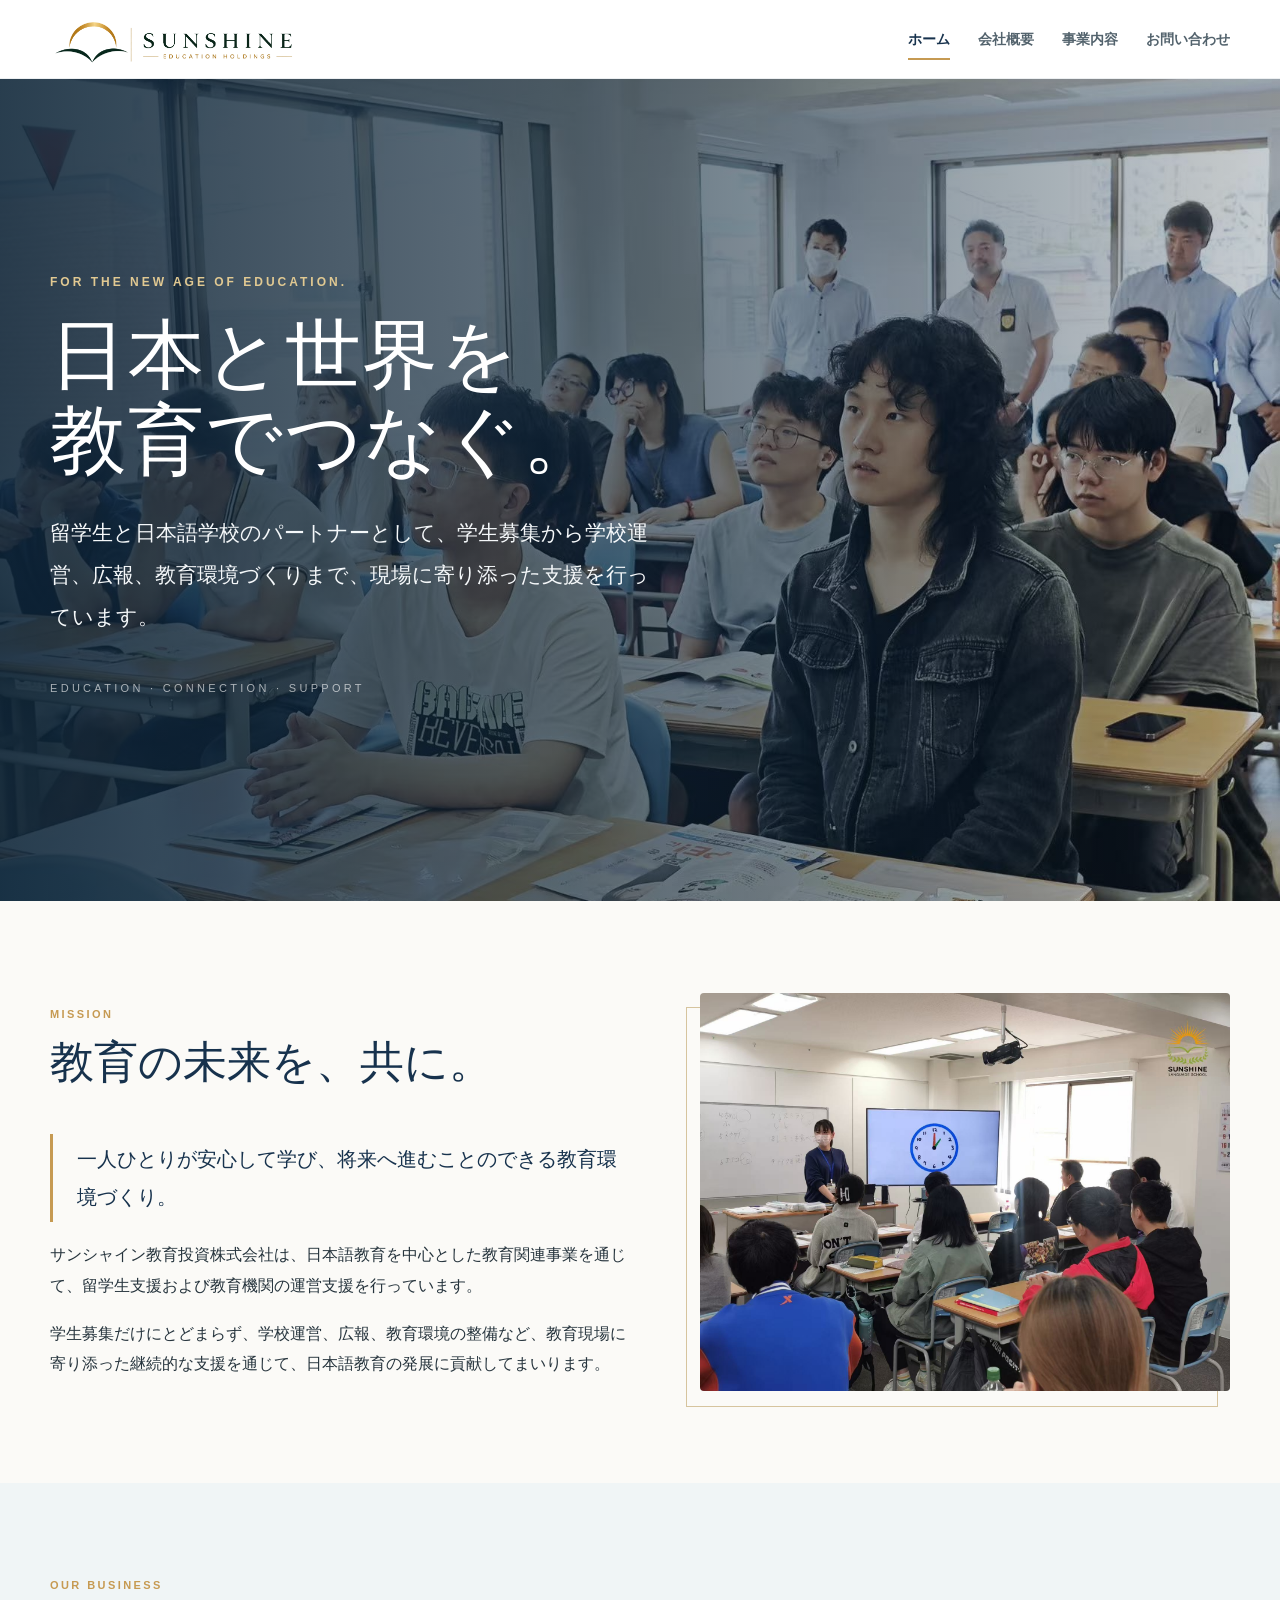
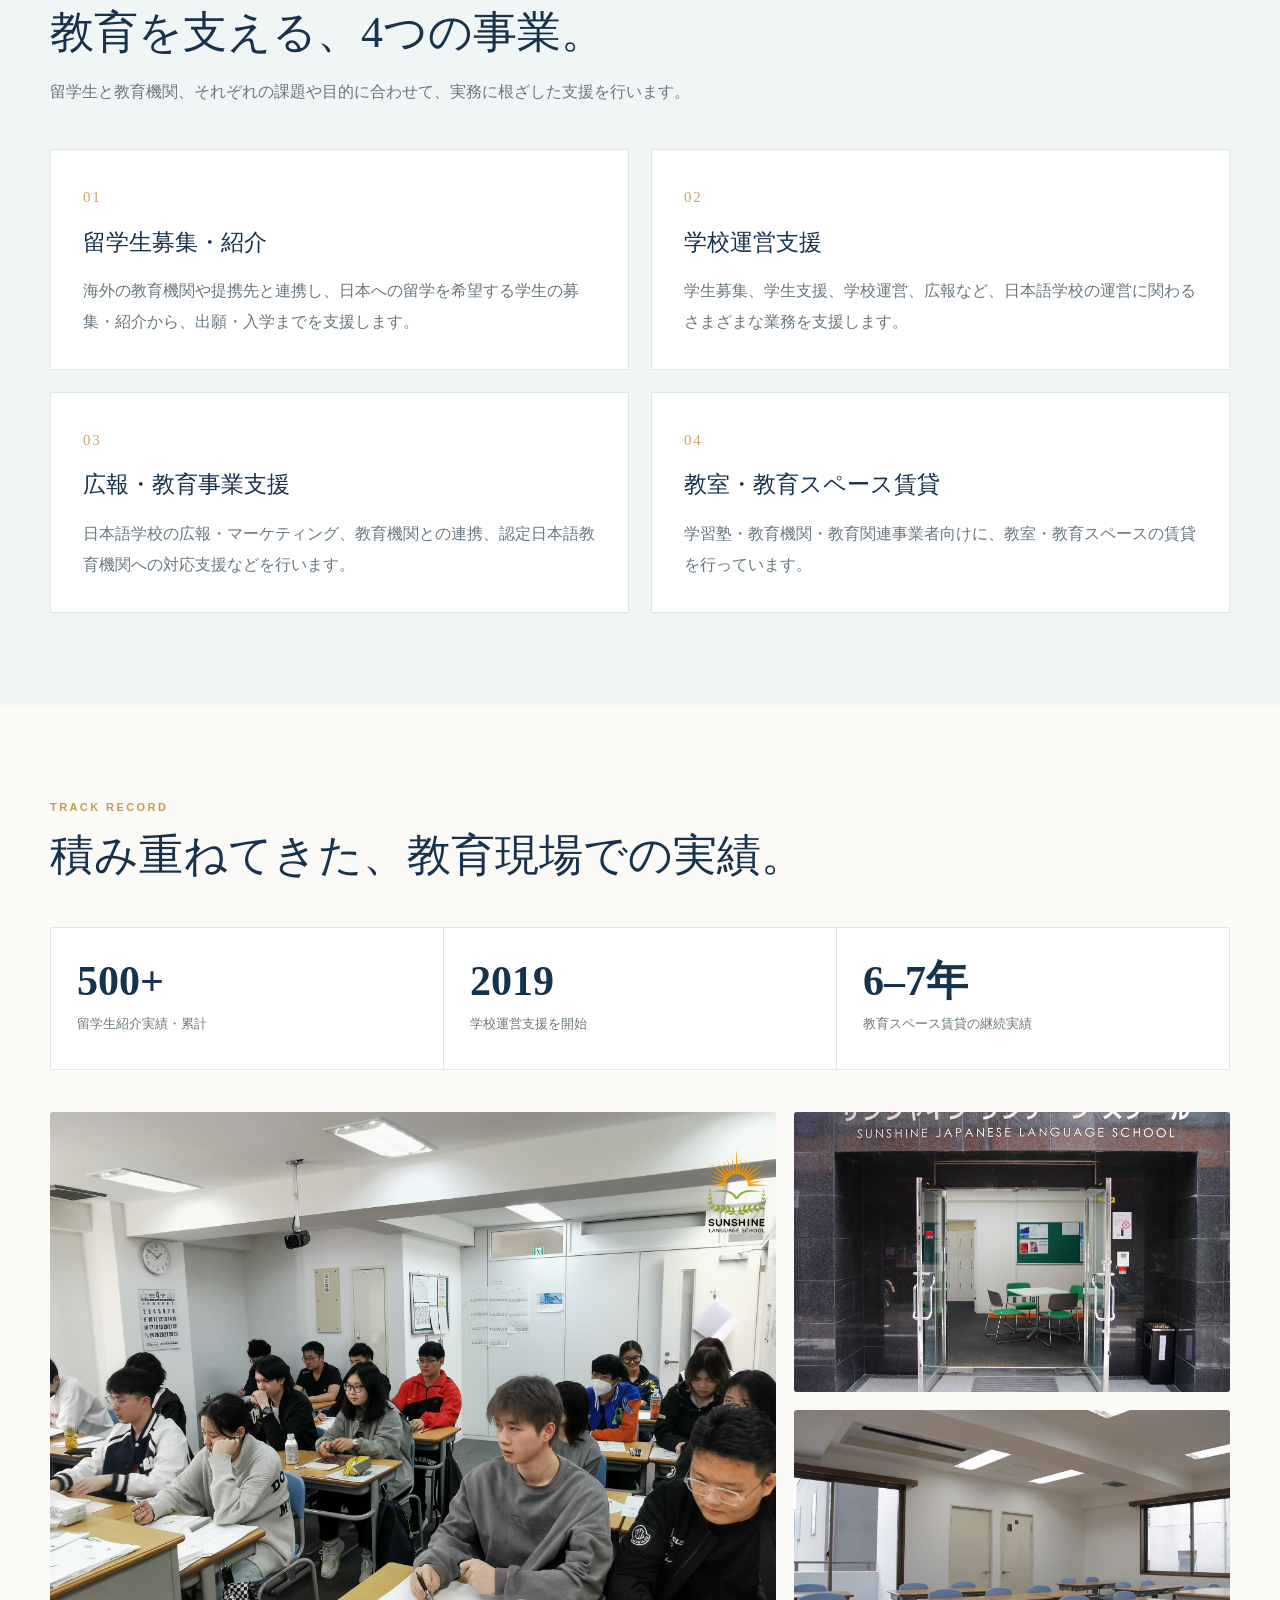
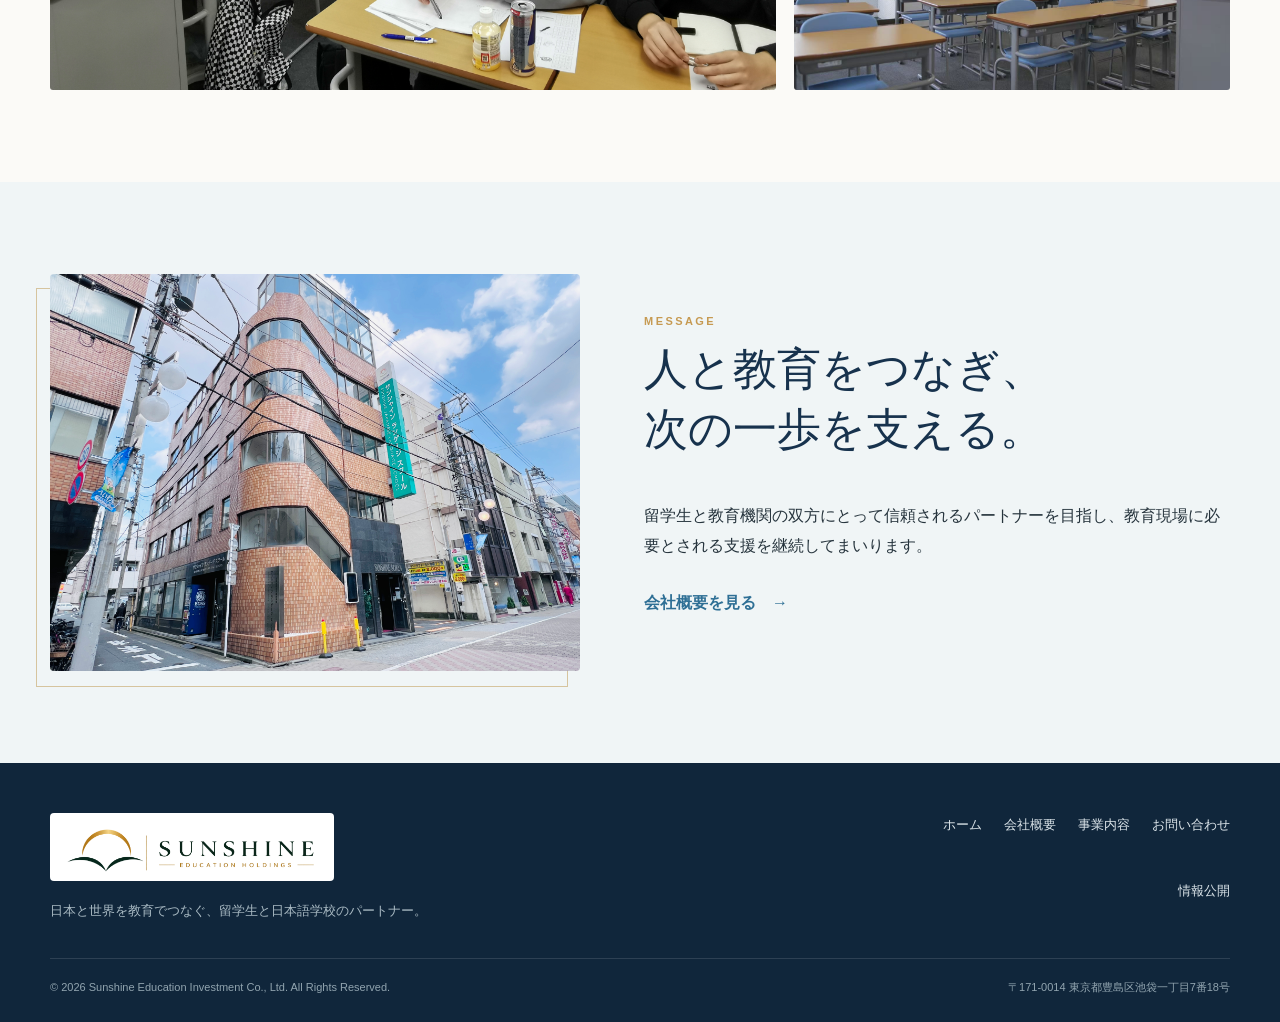
<file: index.html>
<!doctype html>
<html lang="ja"><head>
<meta charset="utf-8">
<meta name="viewport" content="width=device-width, initial-scale=1">
<meta name="description" content="日本と世界を教育でつなぐ、留学生と日本語学校のパートナー。">
<title>ホーム｜サンシャイン教育投資株式会社</title>
<link rel="stylesheet" href="assets/style.css">
<script defer src="assets/site.js"></script>
</head><body><header class="site-header"><div class="container navbar">
<a class="brand" href="index.html"><img class="brand-logo" src="assets/img/sunshine-logo.png" alt="サンシャイン教育投資株式会社"></a>
<button class="menu-btn" type="button" aria-label="メニュー" aria-expanded="false">☰</button>
<nav class="nav"><a class="active" href="index.html">ホーム</a><a class="" href="about.html">会社概要</a><a class="" href="service.html">事業内容</a><a class="" href="contact.html">お問い合わせ</a></nav>
</div></header><main>
<section class="hero"><div class="hero-image" style="background-image:url('assets/img/classroom-students.jpg')"></div><div class="hero-content fade">
<p class="eyebrow">FOR THE NEW AGE OF EDUCATION.</p>
<h1>日本と世界を<br>教育でつなぐ。</h1>
<p class="hero-lead">留学生と日本語学校のパートナーとして、学生募集から学校運営、広報、教育環境づくりまで、現場に寄り添った支援を行っています。</p>
<p class="hero-en">EDUCATION · CONNECTION · SUPPORT</p>
</div></section>

<section class="section"><div class="container split">
<div class="prose"><div class="section-head"><div class="section-kicker">MISSION</div><h2 class="section-title">教育の未来を、共に。</h2></div>
<p class="highlight">一人ひとりが安心して学び、将来へ進むことのできる教育環境づくり。</p>
<p>サンシャイン教育投資株式会社は、日本語教育を中心とした教育関連事業を通じて、留学生支援および教育機関の運営支援を行っています。</p>
<p>学生募集だけにとどまらず、学校運営、広報、教育環境の整備など、教育現場に寄り添った継続的な支援を通じて、日本語教育の発展に貢献してまいります。</p>
</div>
<div class="image-frame"><img src="assets/img/teacher-support.jpg" alt="教育現場で学生を支援する様子"></div>
</div></section>

<section class="section alt"><div class="container"><div class="section-head"><div class="section-kicker">OUR BUSINESS</div><h2 class="section-title">教育を支える、4つの事業。</h2><p class="section-desc">留学生と教育機関、それぞれの課題や目的に合わせて、実務に根ざした支援を行います。</p></div>
<div class="service-grid">
<article class="service-card"><span class="service-no">01</span><h3>留学生募集・紹介</h3><p>海外の教育機関や提携先と連携し、日本への留学を希望する学生の募集・紹介から、出願・入学までを支援します。</p></article>
<article class="service-card"><span class="service-no">02</span><h3>学校運営支援</h3><p>学生募集、学生支援、学校運営、広報など、日本語学校の運営に関わるさまざまな業務を支援します。</p></article>
<article class="service-card"><span class="service-no">03</span><h3>広報・教育事業支援</h3><p>日本語学校の広報・マーケティング、教育機関との連携、認定日本語教育機関への対応支援などを行います。</p></article>
<article class="service-card"><span class="service-no">04</span><h3>教室・教育スペース賃貸</h3><p>学習塾・教育機関・教育関連事業者向けに、教室・教育スペースの賃貸を行っています。</p></article>
</div></div></section>

<section class="section"><div class="container"><div class="section-head"><div class="section-kicker">TRACK RECORD</div><h2 class="section-title">積み重ねてきた、教育現場での実績。</h2></div>
<div class="stat-grid"><div class="stat"><strong>500+</strong><span>留学生紹介実績・累計</span></div><div class="stat"><strong>2019</strong><span>学校運営支援を開始</span></div><div class="stat"><strong>6–7年</strong><span>教育スペース賃貸の継続実績</span></div></div>
<div style="height:42px"></div>
<div class="gallery"><img src="assets/img/classroom-study.jpg" alt="日本語学校の授業風景"><img src="assets/img/school-entrance.jpg" alt="サンシャインランゲージスクール入口"><img src="assets/img/empty-classroom.jpg" alt="教育スペース"></div>
</div></section>

<section class="section alt"><div class="container split reverse"><div class="image-frame"><img src="assets/img/school-building.jpg" alt="教育施設の外観"></div><div><div class="section-head"><div class="section-kicker">MESSAGE</div><h2 class="section-title">人と教育をつなぎ、<br>次の一歩を支える。</h2></div><p>留学生と教育機関の双方にとって信頼されるパートナーを目指し、教育現場に必要とされる支援を継続してまいります。</p><p style="margin-top:26px"><a href="about.html" style="color:var(--blue);font-weight:700;text-decoration:none">会社概要を見る　→</a></p></div></div></section>
</main><footer class="footer"><div class="container">
<div class="footer-grid"><div><div class="footer-brand"><img class="footer-logo" src="assets/img/sunshine-logo.png" alt="サンシャイン教育投資株式会社"></div><p style="color:#a9bac3;font-size:13px;margin:14px 0 0;max-width:520px">日本と世界を教育でつなぐ、留学生と日本語学校のパートナー。</p></div>
<nav class="footer-nav"><a href="index.html">ホーム</a><a href="about.html">会社概要</a><a href="service.html">事業内容</a><a href="contact.html">お問い合わせ</a><a href="information.html">情報公開</a></nav></div>
<div class="footer-bottom"><span>© 2026 Sunshine Education Investment Co., Ltd. All Rights Reserved.</span><span>〒171-0014 東京都豊島区池袋一丁目7番18号</span></div>
</div></footer></body></html>
</file>
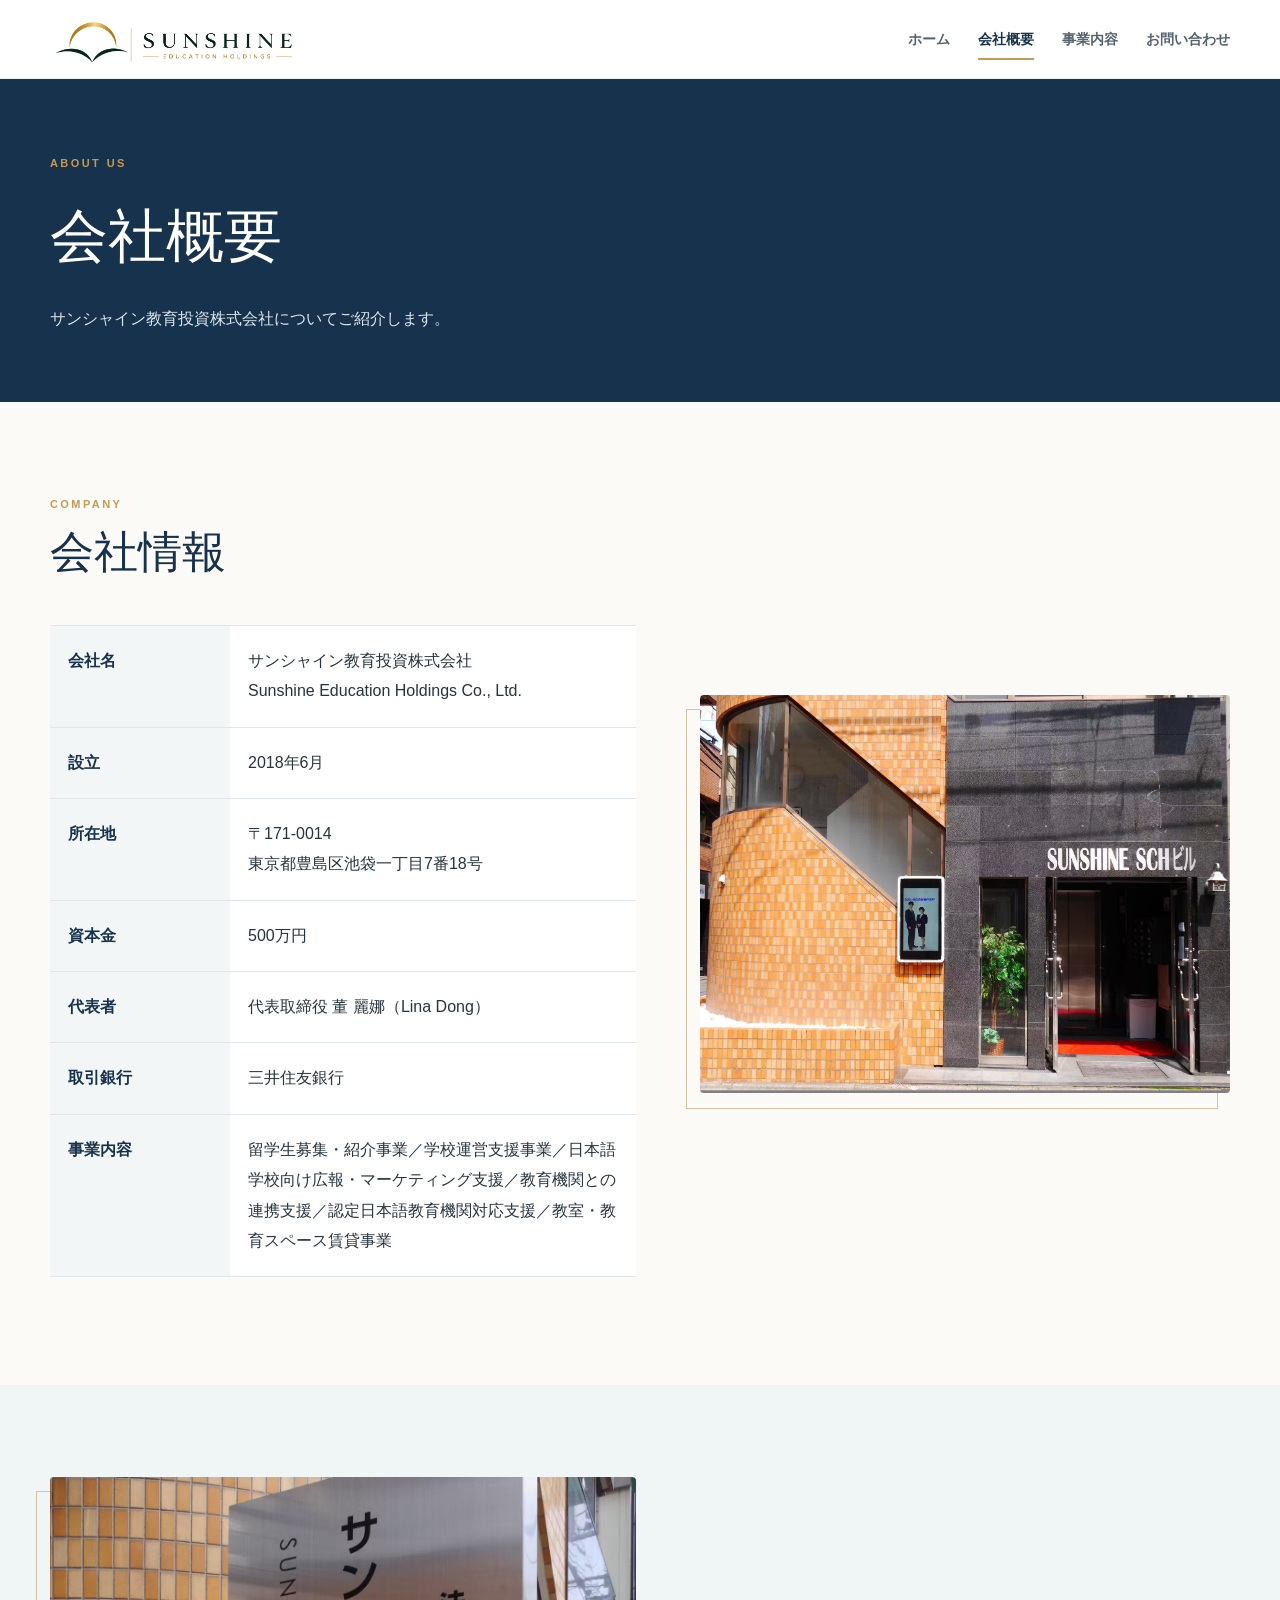
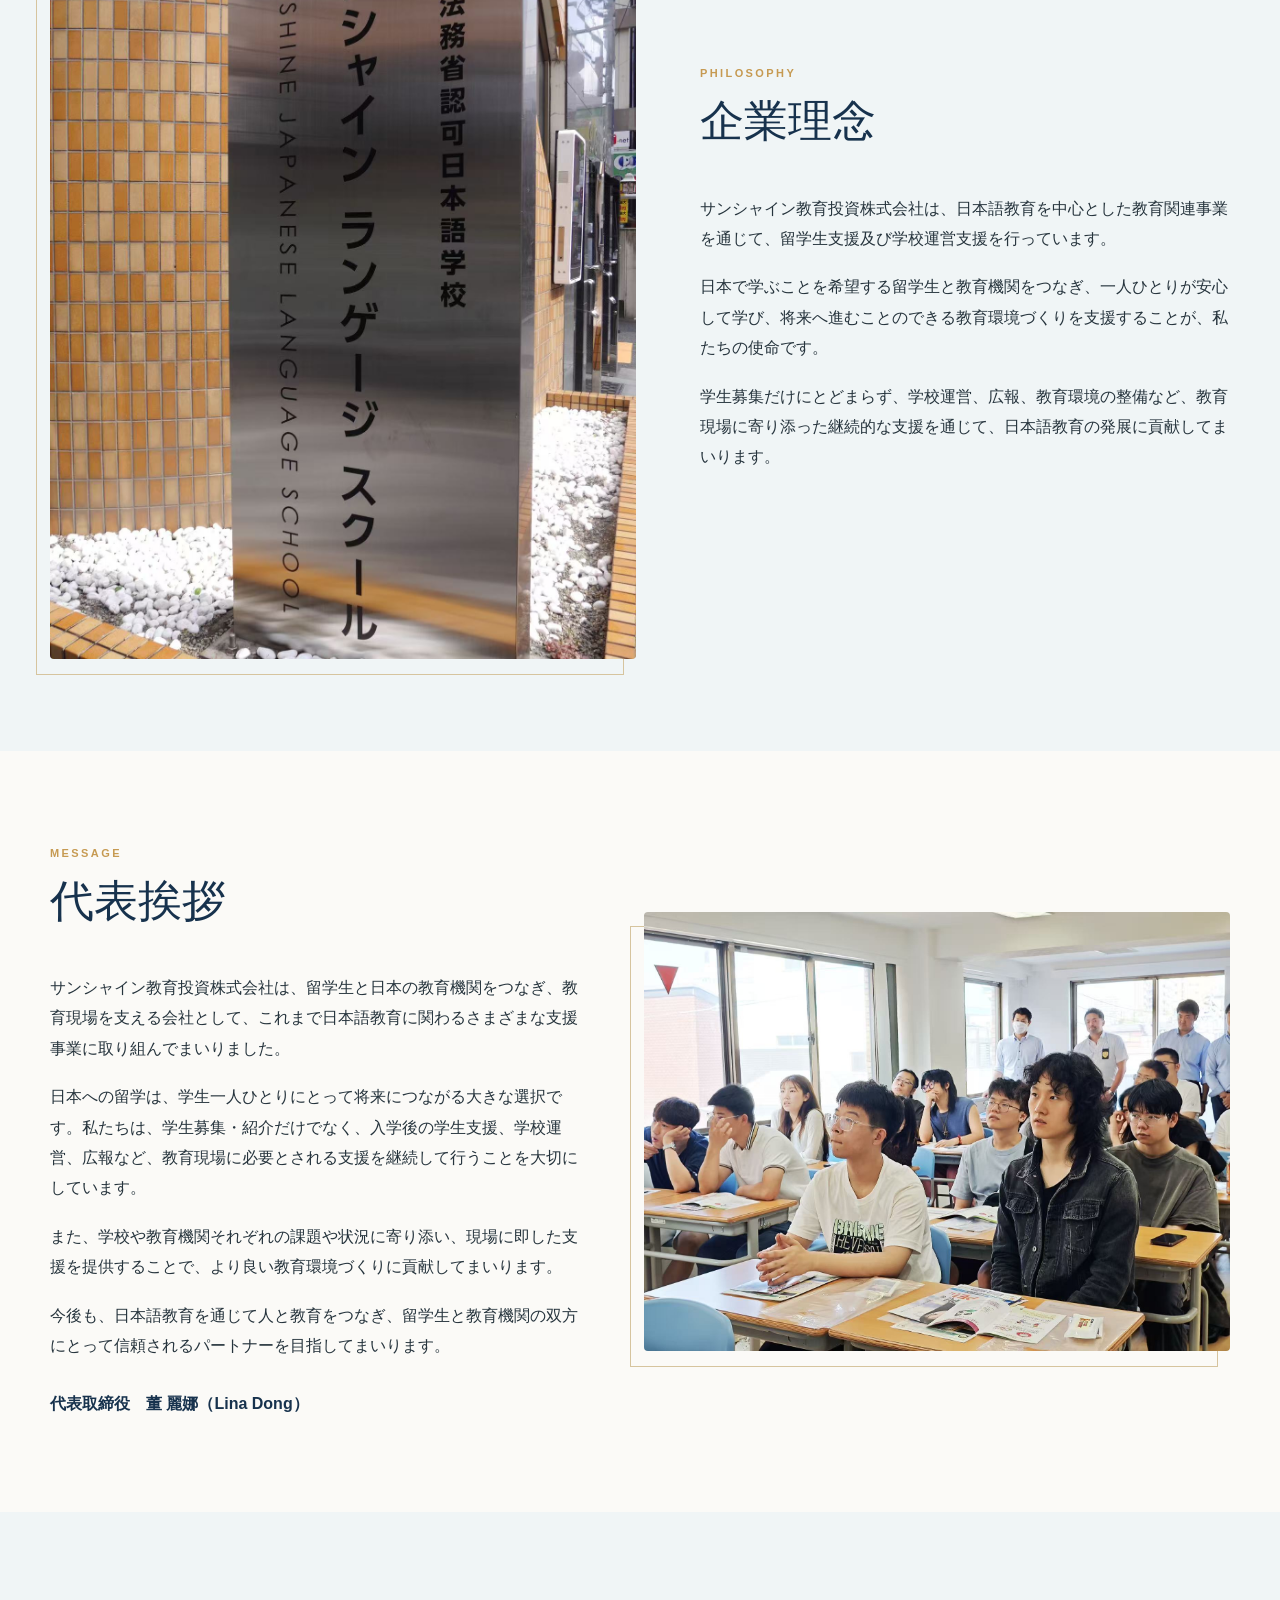
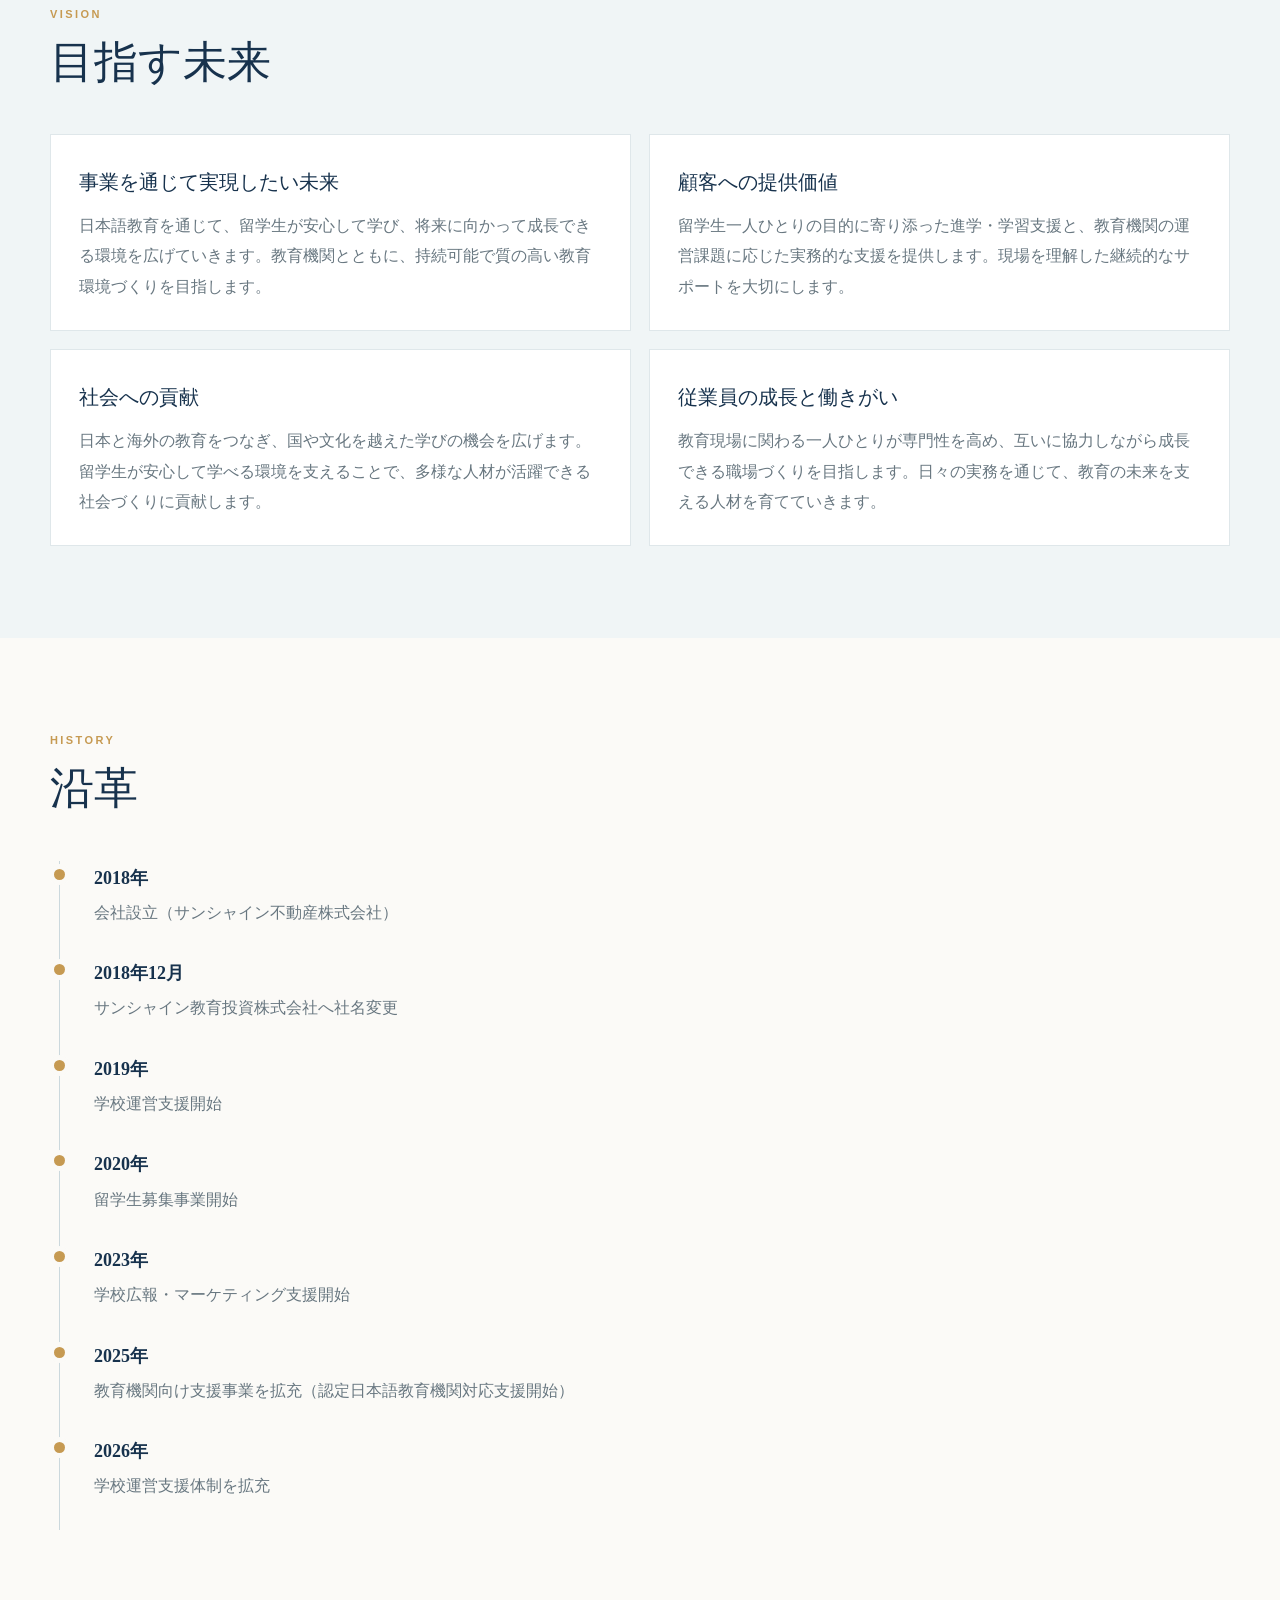
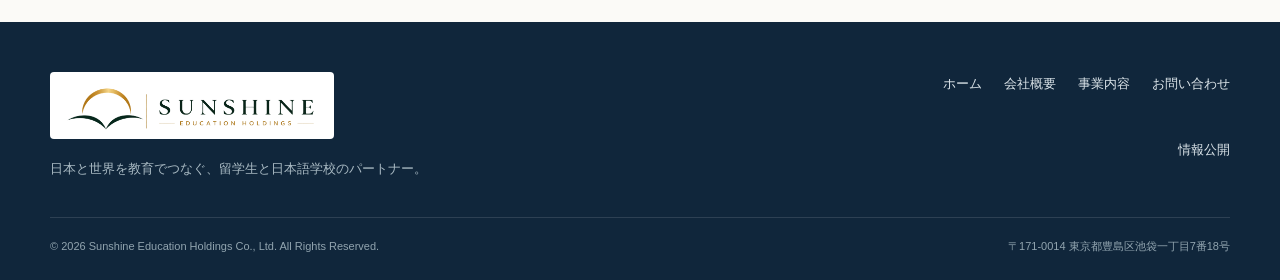
<file: about.html>
<!doctype html>
<html lang="ja"><head>
<meta charset="utf-8">
<meta name="viewport" content="width=device-width, initial-scale=1">
<meta name="description" content="サンシャイン教育投資株式会社の会社情報、企業理念、代表挨拶、ビジョン。">
<title>会社概要｜サンシャイン教育投資株式会社</title>
<link rel="stylesheet" href="assets/style.css">
<script defer src="assets/site.js"></script>
</head><body><header class="site-header"><div class="container navbar">
<a class="brand" href="index.html"><img class="brand-logo" src="assets/img/sunshine-logo.png" alt="サンシャイン教育投資株式会社"></a>
<button class="menu-btn" type="button" aria-label="メニュー" aria-expanded="false">☰</button>
<nav class="nav"><a class="" href="index.html">ホーム</a><a class="active" href="about.html">会社概要</a><a class="" href="service.html">事業内容</a><a class="" href="contact.html">お問い合わせ</a></nav>
</div></header><main>
<section class="page-hero"><div class="container"><div class="section-kicker">ABOUT US</div><h1>会社概要</h1><p>サンシャイン教育投資株式会社についてご紹介します。</p></div></section>
<section class="section"><div class="container split">
<div><div class="section-head"><div class="section-kicker">COMPANY</div><h2 class="section-title">会社情報</h2></div>
<dl class="company-table">
<div class="company-row"><dt>会社名</dt><dd>サンシャイン教育投資株式会社<br>Sunshine Education Holdings Co., Ltd.</dd></div>
<div class="company-row"><dt>設立</dt><dd>2018年6月</dd></div>
<div class="company-row"><dt>所在地</dt><dd>〒171-0014<br>東京都豊島区池袋一丁目7番18号</dd></div>
<div class="company-row"><dt>資本金</dt><dd>500万円</dd></div>
<div class="company-row"><dt>代表者</dt><dd>代表取締役 董 麗娜（Lina Dong）</dd></div>
<div class="company-row"><dt>取引銀行</dt><dd>三井住友銀行</dd></div>
<div class="company-row"><dt>事業内容</dt><dd>留学生募集・紹介事業／学校運営支援事業／日本語学校向け広報・マーケティング支援／教育機関との連携支援／認定日本語教育機関対応支援／教室・教育スペース賃貸事業</dd></div>
</dl></div>
<div class="image-frame"><img src="assets/img/school-front.jpg" alt="サンシャインランゲージスクール外観"></div>
</div></section>

<section class="section alt"><div class="container split"><div class="image-frame"><img src="assets/img/school-sign.jpg" alt="サンシャインランゲージスクールのサイン"></div><div class="prose"><div class="section-head"><div class="section-kicker">PHILOSOPHY</div><h2 class="section-title">企業理念</h2></div>
<p>サンシャイン教育投資株式会社は、日本語教育を中心とした教育関連事業を通じて、留学生支援及び学校運営支援を行っています。</p>
<p>日本で学ぶことを希望する留学生と教育機関をつなぎ、一人ひとりが安心して学び、将来へ進むことのできる教育環境づくりを支援することが、私たちの使命です。</p>
<p>学生募集だけにとどまらず、学校運営、広報、教育環境の整備など、教育現場に寄り添った継続的な支援を通じて、日本語教育の発展に貢献してまいります。</p>
</div></div></section>

<section class="section"><div class="container split reverse"><div class="prose"><div class="section-head"><div class="section-kicker">MESSAGE</div><h2 class="section-title">代表挨拶</h2></div>
<p>サンシャイン教育投資株式会社は、留学生と日本の教育機関をつなぎ、教育現場を支える会社として、これまで日本語教育に関わるさまざまな支援事業に取り組んでまいりました。</p>
<p>日本への留学は、学生一人ひとりにとって将来につながる大きな選択です。私たちは、学生募集・紹介だけでなく、入学後の学生支援、学校運営、広報など、教育現場に必要とされる支援を継続して行うことを大切にしています。</p>
<p>また、学校や教育機関それぞれの課題や状況に寄り添い、現場に即した支援を提供することで、より良い教育環境づくりに貢献してまいります。</p>
<p>今後も、日本語教育を通じて人と教育をつなぎ、留学生と教育機関の双方にとって信頼されるパートナーを目指してまいります。</p>
<p style="font-weight:700;color:var(--navy);margin-top:28px">代表取締役　董 麗娜（Lina Dong）</p></div>
<div class="image-frame"><img src="assets/img/classroom-students.jpg" alt="日本語学校の授業風景"></div></div></section>

<section class="section alt"><div class="container"><div class="section-head"><div class="section-kicker">VISION</div><h2 class="section-title">目指す未来</h2></div>
<div class="vision-grid">
<div class="vision-card"><h3>事業を通じて実現したい未来</h3><p>日本語教育を通じて、留学生が安心して学び、将来に向かって成長できる環境を広げていきます。教育機関とともに、持続可能で質の高い教育環境づくりを目指します。</p></div>
<div class="vision-card"><h3>顧客への提供価値</h3><p>留学生一人ひとりの目的に寄り添った進学・学習支援と、教育機関の運営課題に応じた実務的な支援を提供します。現場を理解した継続的なサポートを大切にします。</p></div>
<div class="vision-card"><h3>社会への貢献</h3><p>日本と海外の教育をつなぎ、国や文化を越えた学びの機会を広げます。留学生が安心して学べる環境を支えることで、多様な人材が活躍できる社会づくりに貢献します。</p></div>
<div class="vision-card"><h3>従業員の成長と働きがい</h3><p>教育現場に関わる一人ひとりが専門性を高め、互いに協力しながら成長できる職場づくりを目指します。日々の実務を通じて、教育の未来を支える人材を育てていきます。</p></div>
</div></div></section>

<section class="section"><div class="container"><div class="section-head"><div class="section-kicker">HISTORY</div><h2 class="section-title">沿革</h2></div>
<div class="timeline">
<div class="timeline-item"><div class="timeline-year">2018年</div><div class="timeline-text">会社設立（サンシャイン不動産株式会社）</div></div>
<div class="timeline-item"><div class="timeline-year">2018年12月</div><div class="timeline-text">サンシャイン教育投資株式会社へ社名変更</div></div>
<div class="timeline-item"><div class="timeline-year">2019年</div><div class="timeline-text">学校運営支援開始</div></div>
<div class="timeline-item"><div class="timeline-year">2020年</div><div class="timeline-text">留学生募集事業開始</div></div>
<div class="timeline-item"><div class="timeline-year">2023年</div><div class="timeline-text">学校広報・マーケティング支援開始</div></div>
<div class="timeline-item"><div class="timeline-year">2025年</div><div class="timeline-text">教育機関向け支援事業を拡充（認定日本語教育機関対応支援開始）</div></div>
<div class="timeline-item"><div class="timeline-year">2026年</div><div class="timeline-text">学校運営支援体制を拡充</div></div>
</div></div></section>
</main><footer class="footer"><div class="container">
<div class="footer-grid"><div><div class="footer-brand"><img class="footer-logo" src="assets/img/sunshine-logo.png" alt="サンシャイン教育投資株式会社"></div><p style="color:#a9bac3;font-size:13px;margin:14px 0 0;max-width:520px">日本と世界を教育でつなぐ、留学生と日本語学校のパートナー。</p></div>
<nav class="footer-nav"><a href="index.html">ホーム</a><a href="about.html">会社概要</a><a href="service.html">事業内容</a><a href="contact.html">お問い合わせ</a><a href="information.html">情報公開</a></nav></div>
<div class="footer-bottom"><span>© 2026 Sunshine Education Holdings Co., Ltd. All Rights Reserved.</span><span>〒171-0014 東京都豊島区池袋一丁目7番18号</span></div>
</div></footer></body></html>
</file>
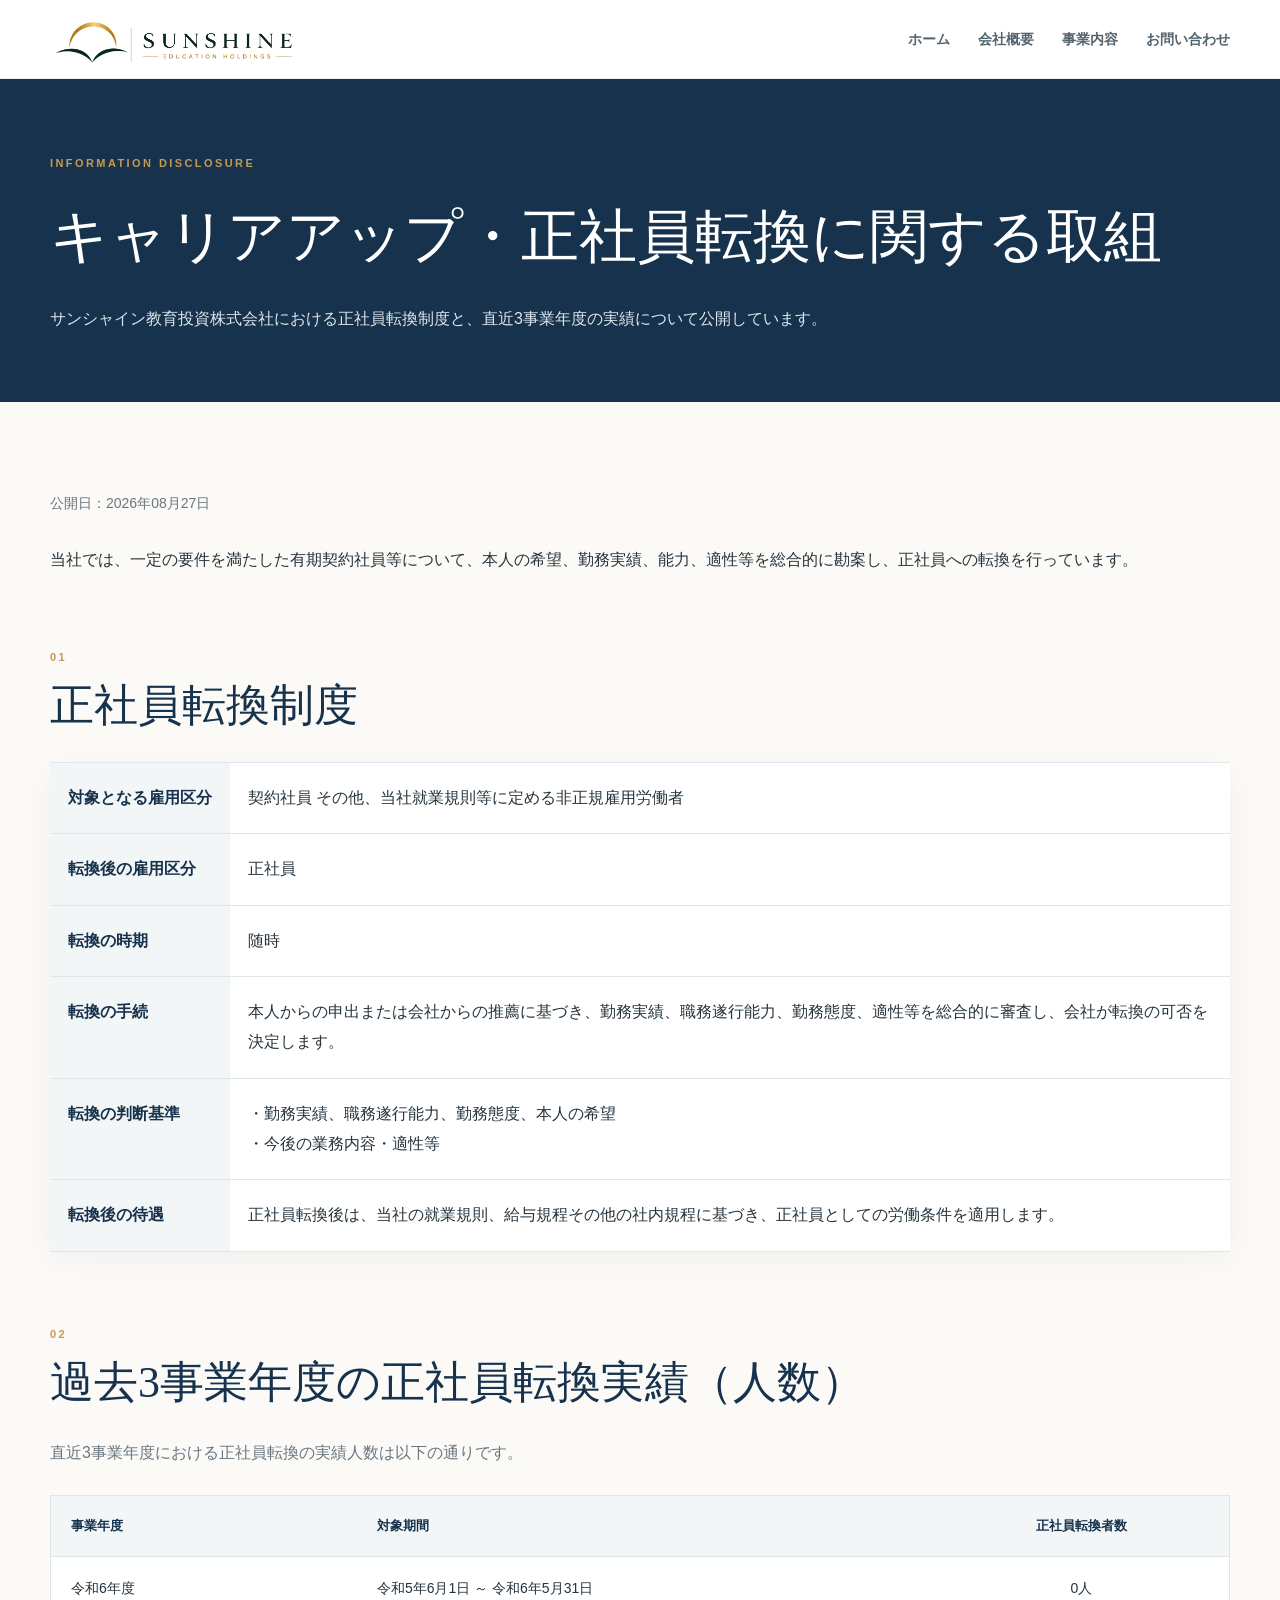
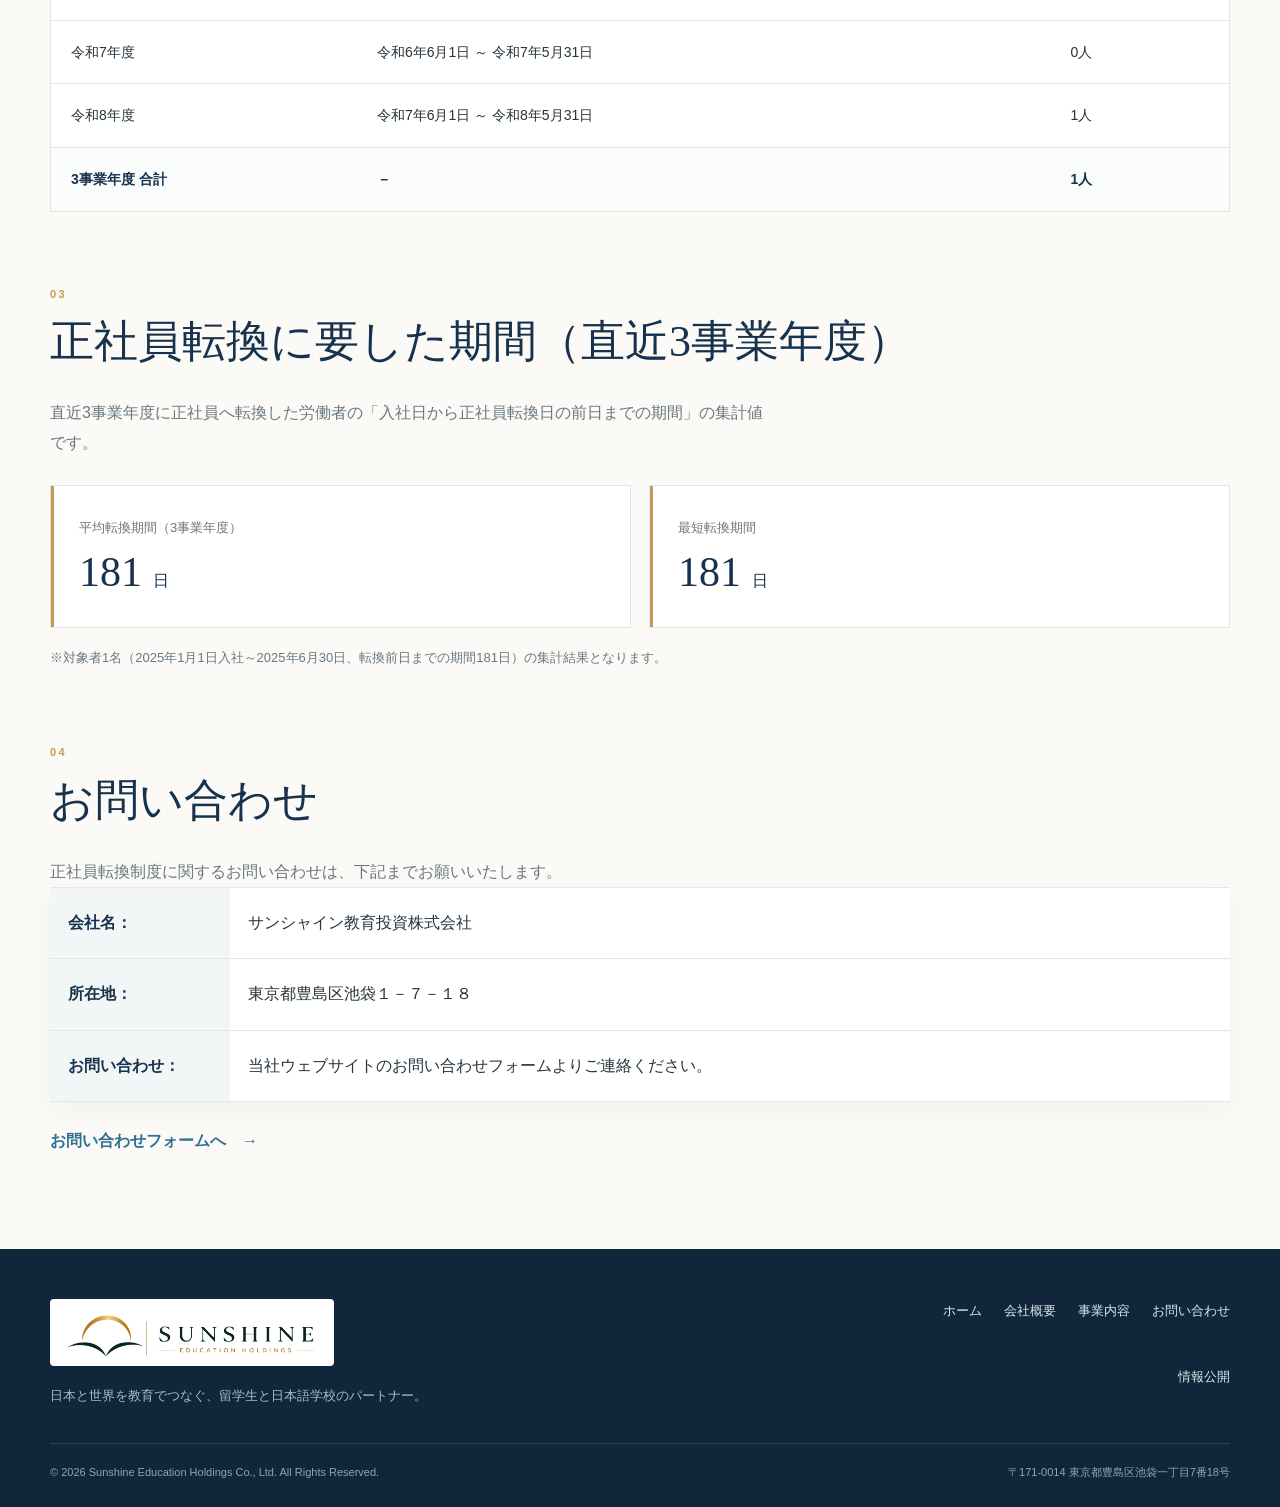
<file: career-up.html>
<!doctype html>
<html lang="ja">
<head>
<meta charset="utf-8">
<meta name="viewport" content="width=device-width, initial-scale=1">
<meta name="description" content="サンシャイン教育投資株式会社のキャリアアップ・正社員転換に関する取組。">
<title>キャリアアップ・正社員転換に関する取組｜サンシャイン教育投資株式会社</title>
<link rel="stylesheet" href="assets/style.css">
<script defer src="assets/site.js"></script>
</head>
<body>
<header class="site-header">
  <div class="container navbar">
    <a class="brand" href="index.html"><img class="brand-logo" src="assets/img/sunshine-logo.png" alt="サンシャイン教育投資株式会社"></a>
    <button class="menu-btn" type="button" aria-label="メニュー" aria-expanded="false">☰</button>
    <nav class="nav">
      <a href="index.html">ホーム</a><a href="about.html">会社概要</a><a href="service.html">事業内容</a><a href="contact.html">お問い合わせ</a>
    </nav>
  </div>
</header>
<main>
<section class="page-hero">
  <div class="container">
    <div class="section-kicker">INFORMATION DISCLOSURE</div>
    <h1>キャリアアップ・正社員転換に関する取組</h1>
    <p>サンシャイン教育投資株式会社における正社員転換制度と、直近3事業年度の実績について公開しています。</p>
  </div>
</section>

<section class="section">
<div class="container">
  <p class="publication-date">公開日：2026年08月27日</p>
  <div class="prose">
    <p>当社では、一定の要件を満たした有期契約社員等について、本人の希望、勤務実績、能力、適性等を総合的に勘案し、正社員への転換を行っています。</p>
  </div>

  <div class="public-section">
    <div class="section-head compact-head"><div class="section-kicker">01</div><h2 class="section-title">正社員転換制度</h2></div>
    <div class="company-table public-table">
      <div class="company-row"><dt>対象となる雇用区分</dt><dd>契約社員 その他、当社就業規則等に定める非正規雇用労働者</dd></div>
      <div class="company-row"><dt>転換後の雇用区分</dt><dd>正社員</dd></div>
      <div class="company-row"><dt>転換の時期</dt><dd>随時</dd></div>
      <div class="company-row"><dt>転換の手続</dt><dd>本人からの申出または会社からの推薦に基づき、勤務実績、職務遂行能力、勤務態度、適性等を総合的に審査し、会社が転換の可否を決定します。</dd></div>
      <div class="company-row"><dt>転換の判断基準</dt><dd>・勤務実績、職務遂行能力、勤務態度、本人の希望<br>・今後の業務内容・適性等</dd></div>
      <div class="company-row"><dt>転換後の待遇</dt><dd>正社員転換後は、当社の就業規則、給与規程その他の社内規程に基づき、正社員としての労働条件を適用します。</dd></div>
    </div>
  </div>

  <div class="public-section">
    <div class="section-head compact-head"><div class="section-kicker">02</div><h2 class="section-title">過去3事業年度の正社員転換実績（人数）</h2></div>
    <p class="section-desc">直近3事業年度における正社員転換の実績人数は以下の通りです。</p>
    <div class="public-table-wrap">
      <table class="data-table">
        <thead><tr><th>事業年度</th><th>対象期間</th><th>正社員転換者数</th></tr></thead>
        <tbody>
          <tr><td>令和6年度</td><td>令和5年6月1日 ～ 令和6年5月31日</td><td>0人</td></tr>
          <tr><td>令和7年度</td><td>令和6年6月1日 ～ 令和7年5月31日</td><td>0人</td></tr>
          <tr><td>令和8年度</td><td>令和7年6月1日 ～ 令和8年5月31日</td><td>1人</td></tr>
          <tr class="total-row"><td>3事業年度 合計</td><td>－</td><td>1人</td></tr>
        </tbody>
      </table>
    </div>
  </div>

  <div class="public-section">
    <div class="section-head compact-head"><div class="section-kicker">03</div><h2 class="section-title">正社員転換に要した期間（直近3事業年度）</h2></div>
    <p class="section-desc">直近3事業年度に正社員へ転換した労働者の「入社日から正社員転換日の前日までの期間」の集計値です。</p>
    <div class="period-grid">
      <div class="period-card"><span>平均転換期間（3事業年度）</span><strong>181 <small>日</small></strong></div>
      <div class="period-card"><span>最短転換期間</span><strong>181 <small>日</small></strong></div>
    </div>
    <p class="note">※対象者1名（2025年1月1日入社～2025年6月30日、転換前日までの期間181日）の集計結果となります。</p>
  </div>

  <div class="public-section">
    <div class="section-head compact-head"><div class="section-kicker">04</div><h2 class="section-title">お問い合わせ</h2></div>
    <p class="section-desc">正社員転換制度に関するお問い合わせは、下記までお願いいたします。</p>
    <div class="company-table public-table contact-public">
      <div class="company-row"><dt>会社名：</dt><dd>サンシャイン教育投資株式会社</dd></div>
      <div class="company-row"><dt>所在地：</dt><dd>東京都豊島区池袋１－７－１８</dd></div>
      <div class="company-row"><dt>お問い合わせ：</dt><dd>当社ウェブサイトのお問い合わせフォームよりご連絡ください。</dd></div>
    </div>
    <p class="public-contact-link"><a href="contact.html">お問い合わせフォームへ　→</a></p>
  </div>
</div>
</section>
</main>
<footer class="footer"><div class="container">
<div class="footer-grid"><div><div class="footer-brand"><img class="footer-logo" src="assets/img/sunshine-logo.png" alt="サンシャイン教育投資株式会社"></div><p style="color:#a9bac3;font-size:13px;margin:14px 0 0;max-width:520px">日本と世界を教育でつなぐ、留学生と日本語学校のパートナー。</p></div>
<nav class="footer-nav"><a href="index.html">ホーム</a><a href="about.html">会社概要</a><a href="service.html">事業内容</a><a href="contact.html">お問い合わせ</a><a href="information.html">情報公開</a></nav></div>
<div class="footer-bottom"><span>© 2026 Sunshine Education Holdings Co., Ltd. All Rights Reserved.</span><span>〒171-0014 東京都豊島区池袋一丁目7番18号</span></div>
</div></footer>
</body></html>
</file>
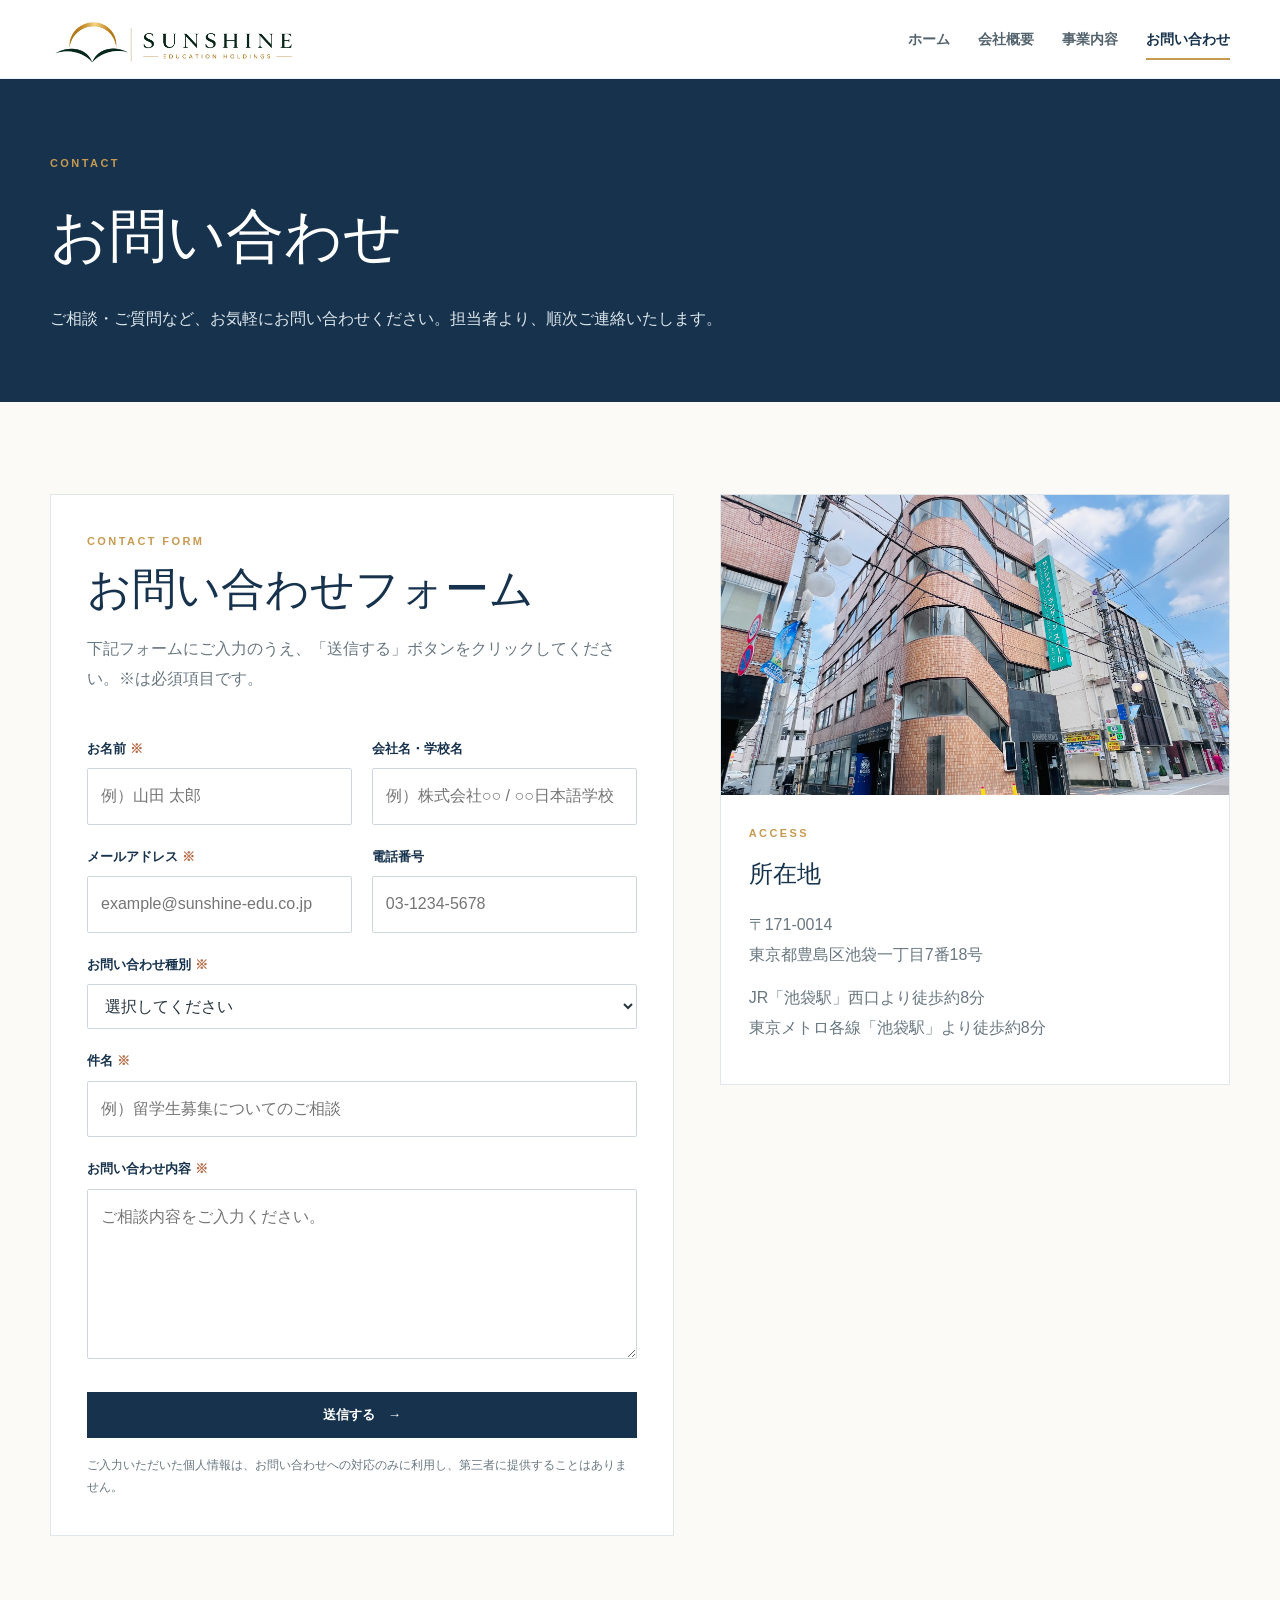
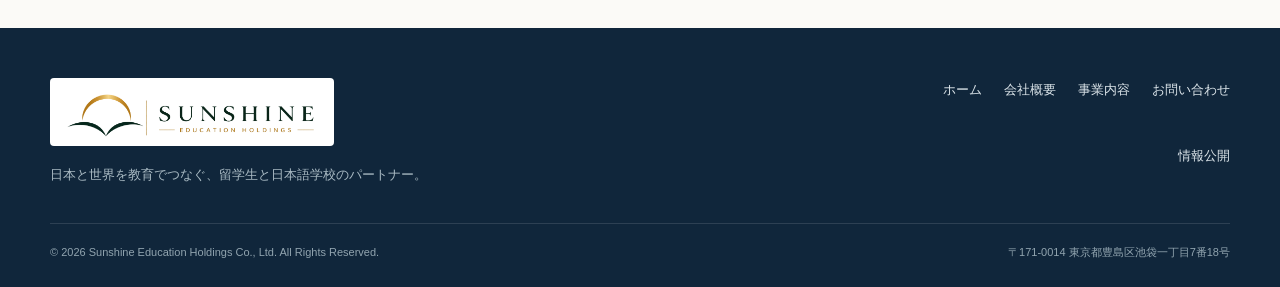
<file: contact.html>
<!doctype html>
<html lang="ja"><head>
<meta charset="utf-8">
<meta name="viewport" content="width=device-width, initial-scale=1">
<meta name="description" content="サンシャイン教育投資株式会社へのお問い合わせ。">
<title>お問い合わせ｜サンシャイン教育投資株式会社</title>
<link rel="stylesheet" href="assets/style.css">
<script defer src="assets/site.js"></script>
</head><body><header class="site-header"><div class="container navbar">
<a class="brand" href="index.html"><img class="brand-logo" src="assets/img/sunshine-logo.png" alt="サンシャイン教育投資株式会社"></a>
<button class="menu-btn" type="button" aria-label="メニュー" aria-expanded="false">☰</button>
<nav class="nav"><a class="" href="index.html">ホーム</a><a class="" href="about.html">会社概要</a><a class="" href="service.html">事業内容</a><a class="active" href="contact.html">お問い合わせ</a></nav>
</div></header><main>
<section class="page-hero"><div class="container"><div class="section-kicker">CONTACT</div><h1>お問い合わせ</h1><p>ご相談・ご質問など、お気軽にお問い合わせください。担当者より、順次ご連絡いたします。</p></div></section>
<section class="section"><div class="container contact-layout">
<div class="form-card"><div class="section-head"><div class="section-kicker">CONTACT FORM</div><h2 class="section-title">お問い合わせフォーム</h2><p class="section-desc">下記フォームにご入力のうえ、「送信する」ボタンをクリックしてください。※は必須項目です。</p></div>
<form id="contactForm">
<div class="form-grid">
<div class="field"><label>お名前 <span class="req">※</span></label><input name="name" required placeholder="例）山田 太郎"></div>
<div class="field"><label>会社名・学校名</label><input name="org" placeholder="例）株式会社○○ / ○○日本語学校"></div>
<div class="field"><label>メールアドレス <span class="req">※</span></label><input type="email" name="email" required placeholder="example@sunshine-edu.co.jp"></div>
<div class="field"><label>電話番号</label><input name="tel" inputmode="tel" placeholder="03-1234-5678"></div>
<div class="field full"><label>お問い合わせ種別 <span class="req">※</span></label><select name="type" required><option value="">選択してください</option><option>留学生募集・紹介について</option><option>学校運営支援について</option><option>広報・教育事業支援について</option><option>教室・教育スペース賃貸について</option><option>その他</option></select></div>
<div class="field full"><label>件名 <span class="req">※</span></label><input name="subject" required placeholder="例）留学生募集についてのご相談"></div>
<div class="field full"><label>お問い合わせ内容 <span class="req">※</span></label><textarea name="message" required placeholder="ご相談内容をご入力ください。"></textarea></div>
</div>
<button class="submit" type="submit">送信する　→</button>
<p style="font-size:12px;color:var(--muted);margin:16px 0 0">ご入力いただいた個人情報は、お問い合わせへの対応のみに利用し、第三者に提供することはありません。</p>
</form></div>
<aside class="access-card"><img src="assets/img/school-building.jpg" alt="池袋の教育施設外観"><div class="access-body"><div class="section-kicker">ACCESS</div><h3>所在地</h3><p>〒171-0014<br>東京都豊島区池袋一丁目7番18号</p><p>JR「池袋駅」西口より徒歩約8分<br>東京メトロ各線「池袋駅」より徒歩約8分</p></div></aside>
</div></section>
</main>
<script>
document.getElementById('contactForm').addEventListener('submit',function(e){
 e.preventDefault();
 const d=new FormData(this);
 const body=['■ お問い合わせ内容',d.get('message'),'','■ お名前：'+d.get('name'),'■ 会社名・学校名：'+d.get('org'),'■ メール：'+d.get('email'),'■ 電話番号：'+d.get('tel'),'■ お問い合わせ種別：'+d.get('type'),'■ 件名：'+d.get('subject')].join('\n');
 alert('お問い合わせ内容を確認しました。送信機能は現在未接続です。\n\n'+body);
});
</script>
<footer class="footer"><div class="container">
<div class="footer-grid"><div><div class="footer-brand"><img class="footer-logo" src="assets/img/sunshine-logo.png" alt="サンシャイン教育投資株式会社"></div><p style="color:#a9bac3;font-size:13px;margin:14px 0 0;max-width:520px">日本と世界を教育でつなぐ、留学生と日本語学校のパートナー。</p></div>
<nav class="footer-nav"><a href="index.html">ホーム</a><a href="about.html">会社概要</a><a href="service.html">事業内容</a><a href="contact.html">お問い合わせ</a><a href="information.html">情報公開</a></nav></div>
<div class="footer-bottom"><span>© 2026 Sunshine Education Holdings Co., Ltd. All Rights Reserved.</span><span>〒171-0014 東京都豊島区池袋一丁目7番18号</span></div>
</div></footer></body></html>
</file>
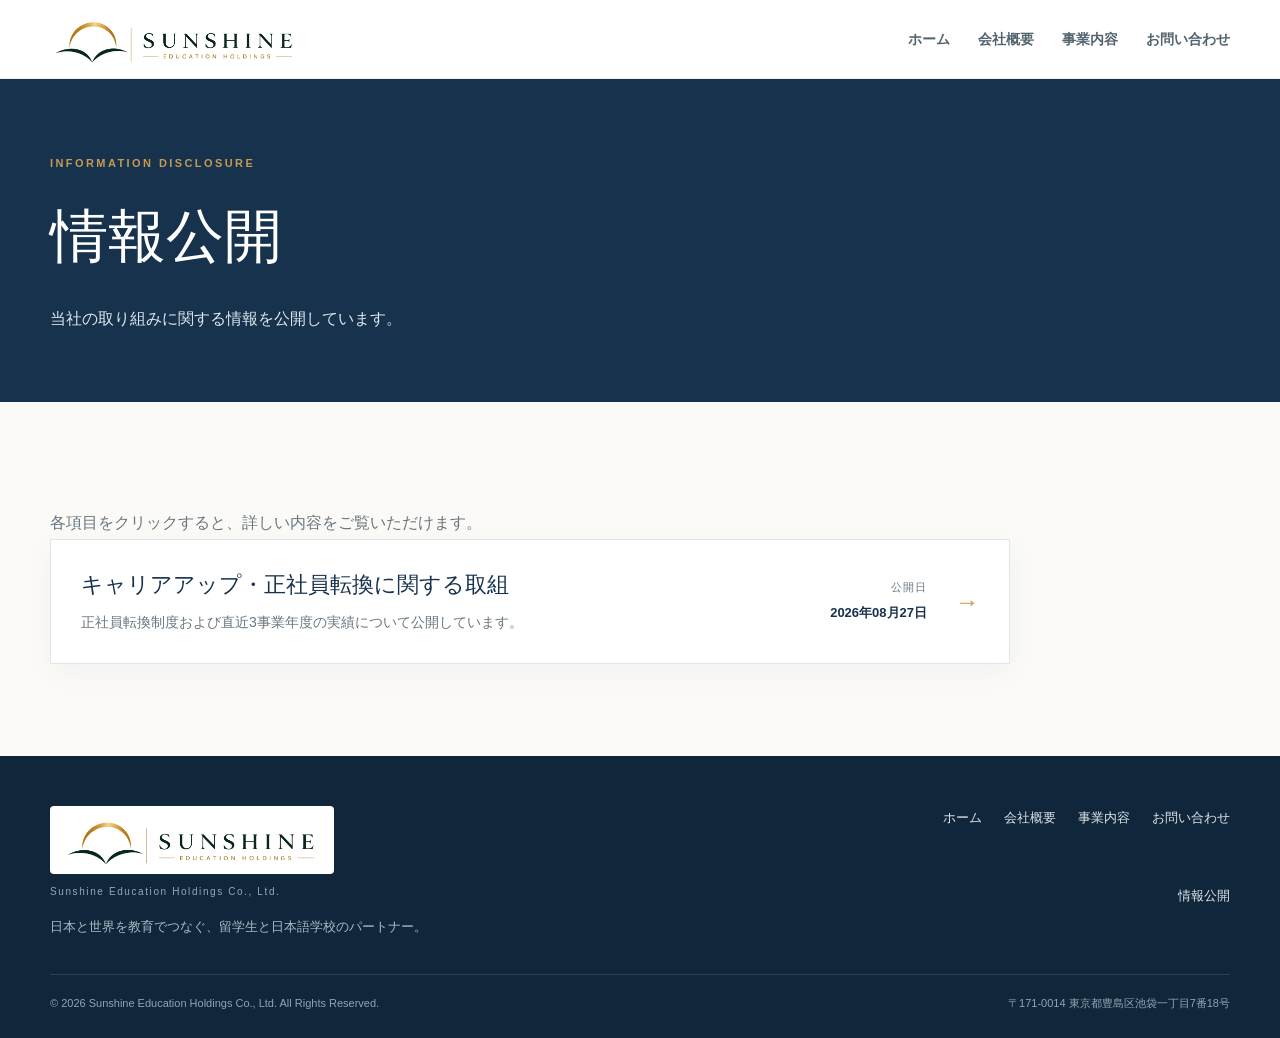
<file: information.html>
<!doctype html>
<html lang="ja">
<head>
<meta charset="utf-8">
<meta name="viewport" content="width=device-width, initial-scale=1">
<meta name="description" content="サンシャイン教育投資株式会社の情報公開。">
<title>情報公開｜サンシャイン教育投資株式会社</title>
<link rel="stylesheet" href="assets/style.css">
<script defer src="assets/site.js"></script>
</head>
<body>
<header class="site-header">
  <div class="container navbar">
    <a class="brand" href="index.html"><img class="brand-logo" src="assets/img/sunshine-logo.png" alt="サンシャイン教育投資株式会社"></a>
    <button class="menu-btn" type="button" aria-label="メニュー" aria-expanded="false">☰</button>
    <nav class="nav">
      <a href="index.html">ホーム</a>
      <a href="about.html">会社概要</a>
      <a href="service.html">事業内容</a>
      <a href="contact.html">お問い合わせ</a></nav>
  </div>
</header>

<main>
<section class="page-hero">
  <div class="container">
    <div class="section-kicker">INFORMATION DISCLOSURE</div>
    <h1>情報公開</h1>
    <p>当社の取り組みに関する情報を公開しています。</p>
  </div>
</section>

<section class="section">
  <div class="container">
    <p class="section-desc public-intro">各項目をクリックすると、詳しい内容をご覧いただけます。</p>

    <div class="public-list">
      <a class="public-list-item" href="career-up.html">
        <div class="public-list-main">
          <h3>キャリアアップ・正社員転換に関する取組</h3>
          <p>正社員転換制度および直近3事業年度の実績について公開しています。</p>
        </div>
        <div class="public-list-meta">
          <span>公開日</span>
          <time datetime="2026-08-27">2026年08月27日</time>
        </div>
        <span class="public-list-arrow" aria-hidden="true">→</span>
      </a>
    </div>
  </div>
</section>
</main>

<footer class="footer">
  <div class="container">
    <div class="footer-grid">
      <div>
        <div class="footer-brand"><img class="footer-logo" src="assets/img/sunshine-logo.png" alt="サンシャイン教育投資株式会社"></div>
        <div class="footer-en">Sunshine Education Holdings Co., Ltd.</div>
        <p style="color:#a9bac3;font-size:13px;margin:14px 0 0;max-width:520px">日本と世界を教育でつなぐ、留学生と日本語学校のパートナー。</p>
      </div>
      <nav class="footer-nav">
        <a href="index.html">ホーム</a>
        <a href="about.html">会社概要</a>
        <a href="service.html">事業内容</a>
        <a href="contact.html">お問い合わせ</a>
        <a href="information.html">情報公開</a>
      </nav>
    </div>
    <div class="footer-bottom">
      <span>© 2026 Sunshine Education Holdings Co., Ltd. All Rights Reserved.</span>
      <span>〒171-0014 東京都豊島区池袋一丁目7番18号</span>
    </div>
  </div>
</footer>
</body>
</html>
</file>
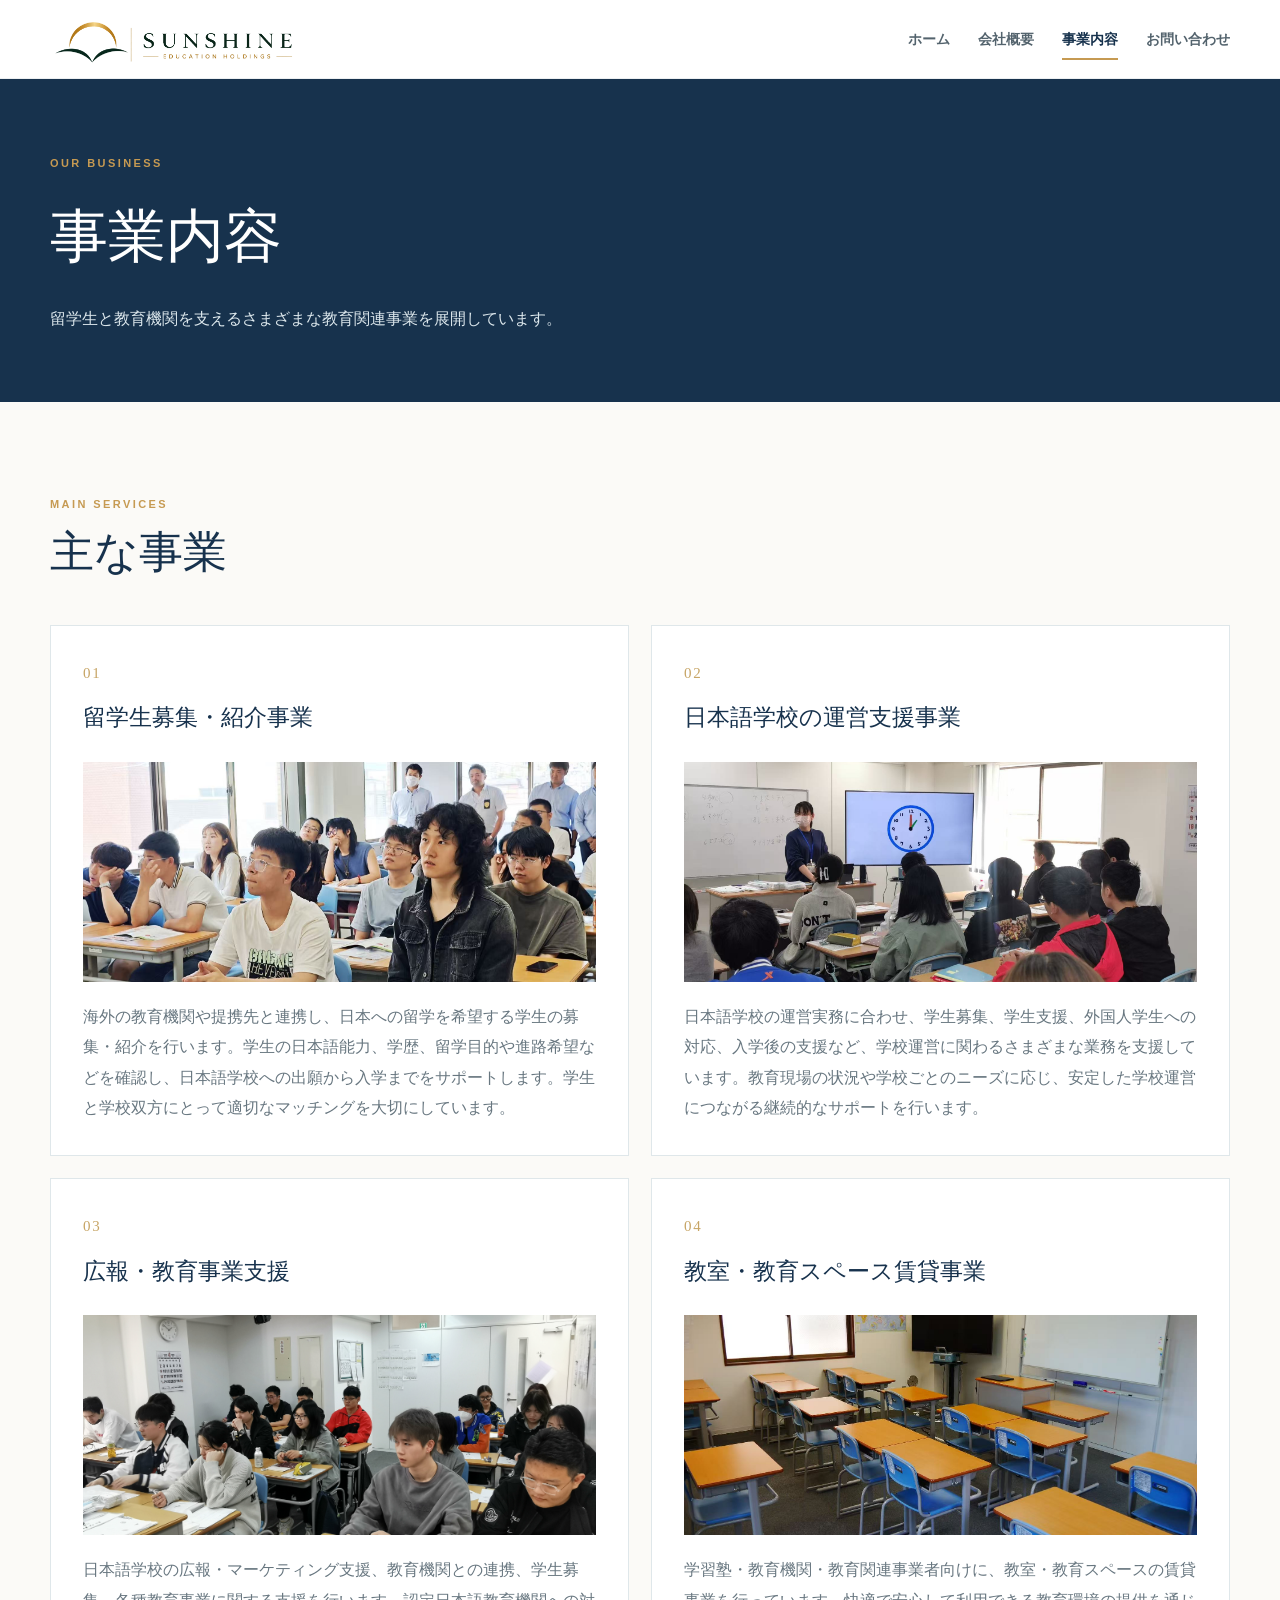
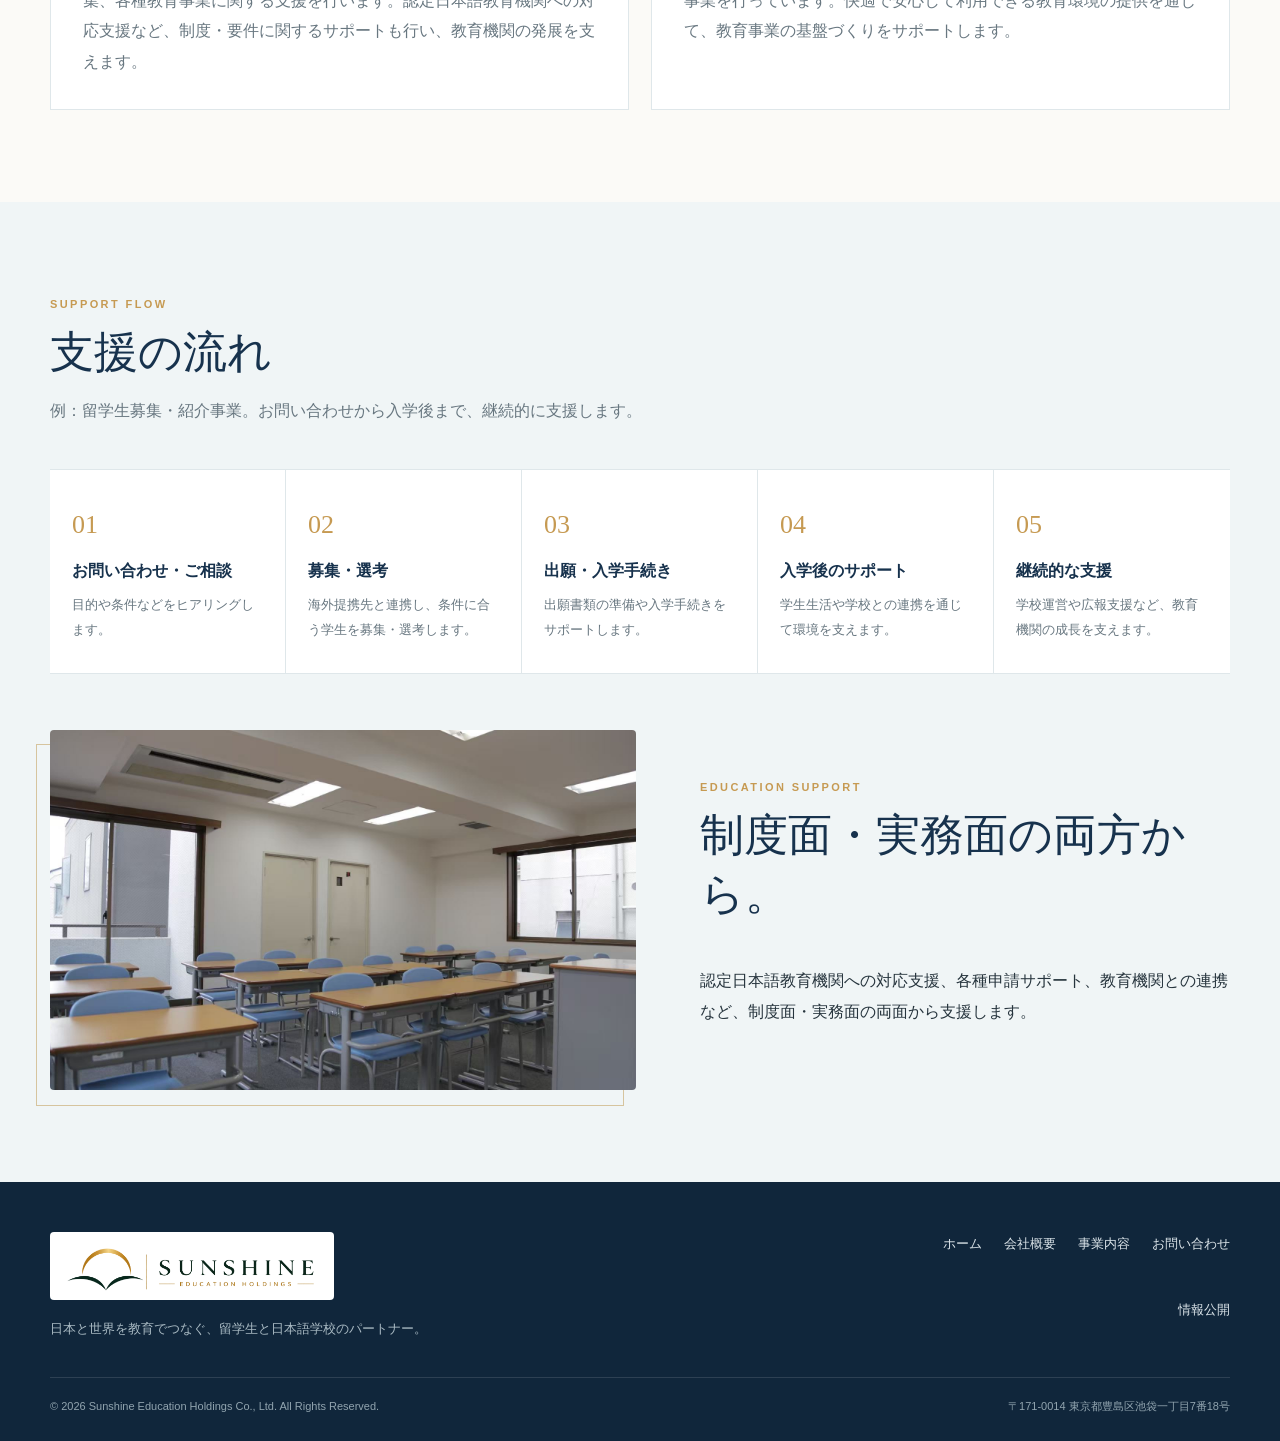
<file: service.html>
<!doctype html>
<html lang="ja"><head>
<meta charset="utf-8">
<meta name="viewport" content="width=device-width, initial-scale=1">
<meta name="description" content="留学生募集・紹介、学校運営支援、広報・教育事業支援、教室・教育スペース賃貸。">
<title>事業内容｜サンシャイン教育投資株式会社</title>
<link rel="stylesheet" href="assets/style.css">
<script defer src="assets/site.js"></script>
</head><body><header class="site-header"><div class="container navbar">
<a class="brand" href="index.html"><img class="brand-logo" src="assets/img/sunshine-logo.png" alt="サンシャイン教育投資株式会社"></a>
<button class="menu-btn" type="button" aria-label="メニュー" aria-expanded="false">☰</button>
<nav class="nav"><a class="" href="index.html">ホーム</a><a class="" href="about.html">会社概要</a><a class="active" href="service.html">事業内容</a><a class="" href="contact.html">お問い合わせ</a></nav>
</div></header><main>
<section class="page-hero"><div class="container"><div class="section-kicker">OUR BUSINESS</div><h1>事業内容</h1><p>留学生と教育機関を支えるさまざまな教育関連事業を展開しています。</p></div></section>
<section class="section"><div class="container"><div class="section-head"><div class="section-kicker">MAIN SERVICES</div><h2 class="section-title">主な事業</h2></div>
<div class="service-grid">
<article class="service-card"><span class="service-no">01</span><h3>留学生募集・紹介事業</h3><img src="assets/img/classroom-students.jpg" alt="学生の授業風景"><p>海外の教育機関や提携先と連携し、日本への留学を希望する学生の募集・紹介を行います。学生の日本語能力、学歴、留学目的や進路希望などを確認し、日本語学校への出願から入学までをサポートします。学生と学校双方にとって適切なマッチングを大切にしています。</p></article>
<article class="service-card"><span class="service-no">02</span><h3>日本語学校の運営支援事業</h3><img src="assets/img/teacher-support.jpg" alt="授業を支援する教育現場"><p>日本語学校の運営実務に合わせ、学生募集、学生支援、外国人学生への対応、入学後の支援など、学校運営に関わるさまざまな業務を支援しています。教育現場の状況や学校ごとのニーズに応じ、安定した学校運営につながる継続的なサポートを行います。</p></article>
<article class="service-card"><span class="service-no">03</span><h3>広報・教育事業支援</h3><img src="assets/img/classroom-study.jpg" alt="日本語学校で学ぶ学生"><p>日本語学校の広報・マーケティング支援、教育機関との連携、学生募集、各種教育事業に関する支援を行います。認定日本語教育機関への対応支援など、制度・要件に関するサポートも行い、教育機関の発展を支えます。</p></article>
<article class="service-card"><span class="service-no">04</span><h3>教室・教育スペース賃貸事業</h3><img src="assets/img/classroom-space.jpg" alt="教育スペース"><p>学習塾・教育機関・教育関連事業者向けに、教室・教育スペースの賃貸事業を行っています。快適で安心して利用できる教育環境の提供を通じて、教育事業の基盤づくりをサポートします。</p></article>
</div></div></section>

<section class="section alt"><div class="container"><div class="section-head"><div class="section-kicker">SUPPORT FLOW</div><h2 class="section-title">支援の流れ</h2><p class="section-desc">例：留学生募集・紹介事業。お問い合わせから入学後まで、継続的に支援します。</p></div>
<div class="steps">
<div class="step"><div class="step-no">01</div><h3>お問い合わせ・ご相談</h3><p>目的や条件などをヒアリングします。</p></div>
<div class="step"><div class="step-no">02</div><h3>募集・選考</h3><p>海外提携先と連携し、条件に合う学生を募集・選考します。</p></div>
<div class="step"><div class="step-no">03</div><h3>出願・入学手続き</h3><p>出願書類の準備や入学手続きをサポートします。</p></div>
<div class="step"><div class="step-no">04</div><h3>入学後のサポート</h3><p>学生生活や学校との連携を通じて環境を支えます。</p></div>
<div class="step"><div class="step-no">05</div><h3>継続的な支援</h3><p>学校運営や広報支援など、教育機関の成長を支えます。</p></div>
</div>
<div class="split" style="margin-top:56px"><div class="image-frame"><img src="assets/img/empty-classroom.jpg" alt="教育スペース"></div><div><div class="section-head"><div class="section-kicker">EDUCATION SUPPORT</div><h2 class="section-title">制度面・実務面の両方から。</h2></div><p>認定日本語教育機関への対応支援、各種申請サポート、教育機関との連携など、制度面・実務面の両面から支援します。</p></div></div>
</div></section>
</main><footer class="footer"><div class="container">
<div class="footer-grid"><div><div class="footer-brand"><img class="footer-logo" src="assets/img/sunshine-logo.png" alt="サンシャイン教育投資株式会社"></div><p style="color:#a9bac3;font-size:13px;margin:14px 0 0;max-width:520px">日本と世界を教育でつなぐ、留学生と日本語学校のパートナー。</p></div>
<nav class="footer-nav"><a href="index.html">ホーム</a><a href="about.html">会社概要</a><a href="service.html">事業内容</a><a href="contact.html">お問い合わせ</a><a href="information.html">情報公開</a></nav></div>
<div class="footer-bottom"><span>© 2026 Sunshine Education Holdings Co., Ltd. All Rights Reserved.</span><span>〒171-0014 東京都豊島区池袋一丁目7番18号</span></div>
</div></footer></body></html>
</file>
<file: assets/style.css>
:root{
  --navy:#17324d;
  --navy-deep:#10263b;
  --blue:#2e6f95;
  --sky:#eaf4f7;
  --gold:#c69a52;
  --cream:#fbfaf7;
  --ink:#26343d;
  --muted:#687780;
  --line:#dfe7ea;
  --white:#fff;
  --shadow:0 16px 42px rgba(16,38,59,.08);
}
*{box-sizing:border-box}
html{scroll-behavior:smooth}
body{margin:0;color:var(--ink);background:var(--cream);font-family:"Noto Sans JP","Yu Gothic",Meiryo,sans-serif;line-height:1.9}
a{color:inherit}
img{max-width:100%;display:block}
.container{width:min(1180px,calc(100% - 48px));margin:auto}
.site-header{position:sticky;top:0;z-index:100;background:rgba(255,255,255,.94);backdrop-filter:blur(14px);border-bottom:1px solid rgba(23,50,77,.08)}
.navbar{min-height:78px;display:flex;align-items:center;justify-content:space-between;gap:30px}
.brand{display:flex;align-items:center;text-decoration:none;gap:12px}.brand-logo{width:250px;height:auto;object-fit:contain}.footer-brand{display:inline-flex;align-items:center;background:#fff;padding:7px 12px;border-radius:4px}.footer-logo{display:block;width:260px;height:auto;max-width:100%}
.brand-mark{width:38px;height:38px;border-radius:50%;display:grid;place-items:center;color:#fff;background:linear-gradient(145deg,var(--blue),var(--navy));font-family:Georgia,serif;font-size:14px;letter-spacing:.08em}
.brand-name{font-family:Georgia,"Noto Serif JP",serif;font-weight:700;letter-spacing:.04em;color:var(--navy);line-height:1.25}
.brand-name small{display:block;font-family:"Noto Sans JP",sans-serif;font-size:9px;letter-spacing:.16em;color:#87939a;font-weight:600;margin-top:2px}
.nav{display:flex;align-items:center;gap:28px}
.nav a{text-decoration:none;font-size:14px;font-weight:600;color:#53636d;position:relative;padding:8px 0}
.nav a::after{content:"";position:absolute;left:0;right:100%;bottom:0;height:2px;background:var(--gold);transition:.25s}
.nav a:hover,.nav a.active{color:var(--navy)}
.nav a:hover::after,.nav a.active::after{right:0}
.menu-btn{display:none;border:0;background:none;font-size:24px;color:var(--navy)}

.hero{position:relative;min-height:calc(100vh - 78px);display:flex;align-items:center;overflow:hidden;background:#16334b}
.hero-image{position:absolute;inset:0;background-position:center;background-size:cover;filter:saturate(.8)}
.hero::after{content:"";position:absolute;inset:0;background:linear-gradient(90deg,rgba(12,35,54,.88) 0%,rgba(12,35,54,.64) 45%,rgba(12,35,54,.22) 100%)}
.hero-content{position:relative;z-index:2;width:min(1180px,calc(100% - 48px));margin:auto;padding:80px 0;color:#fff}
.eyebrow{font-size:12px;letter-spacing:.25em;text-transform:uppercase;color:#e1c992;font-weight:700;margin:0 0 20px}
.hero h1{font-family:Georgia,"Noto Serif JP",serif;font-size:clamp(42px,6vw,76px);line-height:1.12;font-weight:500;letter-spacing:.02em;margin:0 0 28px;max-width:780px}
.hero-lead{font-size:clamp(16px,2vw,21px);line-height:2;color:#f5f8fa;margin:0;max-width:620px}
.hero-en{margin-top:40px;font-size:11px;letter-spacing:.3em;color:rgba(255,255,255,.62)}
.page-hero{background:var(--navy);color:#fff;padding:74px 0 68px}
.page-hero h1{font-family:Georgia,"Noto Serif JP",serif;font-size:clamp(38px,5vw,58px);font-weight:500;margin:0 0 12px}
.page-hero p{margin:0;color:#dce7ec;font-size:16px}

.section{padding:92px 0}
.section.alt{background:#f0f5f6}
.section-head{margin-bottom:42px}
.section-kicker{font-size:11px;letter-spacing:.22em;color:var(--gold);font-weight:800;text-transform:uppercase;margin-bottom:8px}
.section-title{font-family:Georgia,"Noto Serif JP",serif;font-size:clamp(30px,4vw,44px);line-height:1.35;font-weight:500;color:var(--navy);margin:0}
.section-desc{max-width:720px;color:var(--muted);margin:14px 0 0}
.split{display:grid;grid-template-columns:1.05fr .95fr;gap:64px;align-items:center}
.split.reverse{grid-template-columns:.95fr 1.05fr}
.image-frame{position:relative}
.image-frame img{width:100%;height:100%;min-height:360px;object-fit:cover;border-radius:4px}
.image-frame::before{content:"";position:absolute;z-index:0;left:-14px;top:14px;width:100%;height:100%;border:1px solid #d6c49e;pointer-events:none}
.image-frame img{position:relative;z-index:1}
.prose p{margin:0 0 18px}
.prose p:last-child{margin-bottom:0}
.highlight{border-left:3px solid var(--gold);padding:6px 0 6px 24px;font-family:Georgia,"Noto Serif JP",serif;font-size:20px;color:var(--navy)}
.stat-grid{display:grid;grid-template-columns:repeat(3,1fr);gap:1px;background:var(--line);border:1px solid var(--line)}
.stat{background:#fff;padding:32px 26px}
.stat strong{display:block;font-family:Georgia,serif;font-size:42px;line-height:1;color:var(--navy)}
.stat span{display:block;margin-top:10px;font-size:13px;color:var(--muted)}
.service-grid{display:grid;grid-template-columns:repeat(2,1fr);gap:22px}
.service-card{background:#fff;border:1px solid var(--line);padding:32px;transition:.25s;position:relative;overflow:hidden}
.service-card:hover{transform:translateY(-4px);box-shadow:var(--shadow)}
.service-no{font-family:Georgia,serif;color:#c7a566;font-size:15px;letter-spacing:.12em}
.service-card h3{font-family:Georgia,"Noto Serif JP",serif;font-size:23px;color:var(--navy);font-weight:500;margin:8px 0 12px}
.service-card p{color:var(--muted);margin:0}
.service-card img{width:100%;height:220px;object-fit:cover;margin:22px 0 20px}
.timeline{position:relative;border-left:1px solid #cbd8dd;margin-left:9px}
.timeline-item{position:relative;padding:0 0 28px 34px}
.timeline-item::before{content:"";position:absolute;left:-6px;top:8px;width:11px;height:11px;border-radius:50%;background:var(--gold);box-shadow:0 0 0 5px var(--cream)}
.timeline-year{font-family:Georgia,serif;font-size:18px;color:var(--navy);font-weight:700}
.timeline-text{margin-top:3px;color:var(--muted)}
.gallery{display:grid;grid-template-columns:1.25fr .75fr;gap:18px}
.gallery img{width:100%;height:280px;object-fit:cover;border-radius:3px}
.gallery img:first-child{height:578px;grid-row:span 2}
.caption{padding:18px 0 0}
.caption h3{font-family:Georgia,"Noto Serif JP",serif;font-weight:500;color:var(--navy);margin:0 0 6px;font-size:22px}
.caption p{margin:0;color:var(--muted);font-size:14px}
.steps{display:grid;grid-template-columns:repeat(5,1fr);gap:0;border-top:1px solid var(--line);border-bottom:1px solid var(--line)}
.step{padding:30px 22px;border-right:1px solid var(--line);background:#fff}
.step:last-child{border-right:0}
.step-no{font-family:Georgia,serif;color:var(--gold);font-size:26px}
.step h3{font-size:16px;color:var(--navy);margin:7px 0}
.step p{font-size:13px;color:var(--muted);margin:0}
.company-table{display:grid;grid-template-columns:180px 1fr;border-top:1px solid var(--line)}
.company-row{display:contents}
.company-row > *{padding:20px 18px;border-bottom:1px solid var(--line)}
.company-row dt{background:#f3f6f6;color:var(--navy);font-weight:700}
.company-row dd{margin:0;background:#fff}
.vision-grid{display:grid;grid-template-columns:repeat(2,1fr);gap:18px}
.vision-card{background:#fff;padding:28px;border:1px solid var(--line)}
.vision-card h3{font-family:Georgia,"Noto Serif JP",serif;font-size:20px;color:var(--navy);font-weight:500;margin:0 0 10px}
.vision-card p{margin:0;color:var(--muted)}
.contact-layout{display:grid;grid-template-columns:1.1fr .9fr;gap:46px;align-items:start}
.form-card{background:#fff;border:1px solid var(--line);padding:36px}
.form-grid{display:grid;grid-template-columns:1fr 1fr;gap:20px}
.field.full{grid-column:1/-1}
label{display:block;font-size:13px;font-weight:700;color:var(--navy);margin-bottom:7px}
.req{color:#b66a45}
input,select,textarea{width:100%;font:inherit;border:1px solid #ccd8dd;border-radius:2px;padding:12px 13px;background:#fff;color:var(--ink);outline:none}
input:focus,select:focus,textarea:focus{border-color:var(--blue);box-shadow:0 0 0 3px rgba(46,111,149,.1)}
textarea{min-height:170px;resize:vertical}
.submit{margin-top:22px;width:100%;padding:14px 20px;border:0;background:var(--navy);color:#fff;font-weight:700;cursor:pointer;transition:.2s}
.submit:hover{background:var(--blue)}
.access-card{background:#fff;border:1px solid var(--line);overflow:hidden}
.access-card img{width:100%;height:300px;object-fit:cover}
.access-body{padding:28px}
.access-body h3{font-family:Georgia,"Noto Serif JP",serif;font-size:24px;color:var(--navy);font-weight:500;margin:0 0 12px}
.access-body p{color:var(--muted);margin:0 0 12px}
.footer{background:var(--navy-deep);color:#dce5ea;padding:50px 0 24px}
.footer-grid{display:grid;grid-template-columns:1.4fr .6fr;gap:40px}
.footer-brand{font-family:Georgia,serif;font-size:20px}
.footer-en{font-size:10px;letter-spacing:.16em;color:#94a7b3;margin-top:4px}
.footer-nav{display:flex;gap:22px;flex-wrap:wrap;justify-content:flex-end}
.footer-nav a{text-decoration:none;font-size:13px;color:#dce5ea}
.footer-bottom{border-top:1px solid rgba(255,255,255,.12);margin-top:35px;padding-top:18px;color:#91a4af;font-size:11px;display:flex;justify-content:space-between;gap:20px}
.fade{animation:fade .7s ease both}
@keyframes fade{from{opacity:0;transform:translateY(12px)}to{opacity:1;transform:none}}
@media(max-width:900px){
 .container,.hero-content{width:min(100% - 32px,720px)}
 .navbar{min-height:68px}.brand-logo{width:210px}.nav{display:none;position:absolute;left:0;right:0;top:68px;background:#fff;padding:14px 20px 20px;flex-direction:column;align-items:stretch;gap:2px;border-bottom:1px solid var(--line);box-shadow:0 12px 30px rgba(16,38,59,.08)}
 .nav.open{display:flex}.nav a{padding:11px 4px}.menu-btn{display:block}
 .hero{min-height:78vh}.hero-content{padding:60px 0}.hero h1{font-size:44px}.hero::after{background:linear-gradient(90deg,rgba(12,35,54,.9),rgba(12,35,54,.55))}
 .section{padding:68px 0}.split,.split.reverse,.contact-layout{grid-template-columns:1fr;gap:38px}
 .service-grid,.vision-grid{grid-template-columns:1fr}.stat-grid{grid-template-columns:1fr}
 .steps{grid-template-columns:1fr}.step{border-right:0;border-bottom:1px solid var(--line)}.step:last-child{border-bottom:0}
 .gallery{grid-template-columns:1fr}.gallery img,.gallery img:first-child{height:260px;grid-row:auto}
 .company-table{grid-template-columns:1fr}.company-row > *{padding:13px 14px}.company-row dt{border-bottom:0;padding-bottom:5px}.company-row dd{padding-top:5px}
 .form-grid{grid-template-columns:1fr}.field.full{grid-column:auto}
 .footer-grid{grid-template-columns:1fr}.footer-nav{justify-content:flex-start}.footer-bottom{flex-direction:column}
}


/* Public information / career-up */
.publication-date{margin:-4px 0 28px;color:var(--muted);font-size:14px}.public-section{margin-top:72px}.compact-head{margin-bottom:26px}.public-table{box-shadow:0 8px 28px rgba(16,38,59,.045)}
.public-table-wrap{overflow-x:auto;margin-top:26px}.data-table{width:100%;border-collapse:collapse;background:#fff;border:1px solid var(--line);min-width:680px}.data-table th,.data-table td{padding:18px 20px;border-bottom:1px solid var(--line);text-align:left;vertical-align:middle}.data-table th{background:#f3f6f6;color:var(--navy);font-size:13px}.data-table td{font-size:14px}.data-table tr:last-child td{border-bottom:0}.data-table td:last-child,.data-table th:last-child{text-align:center;white-space:nowrap}.data-table .total-row td{font-weight:700;background:#fafbfb;color:var(--navy)}
.period-grid{display:grid;grid-template-columns:repeat(2,1fr);gap:18px;margin-top:26px}.period-card{background:#fff;border:1px solid var(--line);padding:30px 28px;position:relative}.period-card::before{content:"";position:absolute;left:0;top:0;bottom:0;width:3px;background:var(--gold)}.period-card span{display:block;color:var(--muted);font-size:13px}.period-card strong{display:block;margin-top:8px;font-family:Georgia,"Noto Serif JP",serif;color:var(--navy);font-size:42px;line-height:1.15;font-weight:500}.period-card small{font-family:"Noto Sans JP",sans-serif;font-size:16px}.note{margin:18px 0 0;color:var(--muted);font-size:13px}.public-contact-link{margin:24px 0 0}.public-contact-link a{color:var(--blue);font-weight:700;text-decoration:none}.public-contact-link a:hover{text-decoration:underline}
@media(max-width:600px){.public-section{margin-top:52px}.data-table{min-width:0}.data-table,.data-table tbody,.data-table tr,.data-table th,.data-table td{display:block;width:100%}.data-table thead{display:none}.data-table tr{border-bottom:1px solid var(--line)}.data-table tr:last-child{border-bottom:0}.data-table td{border-bottom:0;padding:8px 14px;font-size:14px}.data-table td:first-child{padding-top:14px;font-weight:700;color:var(--navy);background:#f3f6f6}.data-table td:nth-child(2){padding-top:8px}.data-table td:last-child{text-align:left;padding-bottom:14px;font-weight:700}.data-table .total-row td{background:#fff}.data-table .total-row td:first-child{background:#f3f6f6}.period-grid{grid-template-columns:1fr;gap:12px}.period-card{padding:24px 22px}.period-card strong{font-size:36px}.public-table .company-row dt{font-size:13px}.public-table .company-row dd{font-size:14px}}

/* Mobile refinements */
@media (max-width: 600px){
  html{scroll-padding-top:68px}
  body{font-size:15px;line-height:1.8;overflow-x:hidden}
  .container,.hero-content{width:calc(100% - 32px)}
  .site-header{position:sticky}
  .navbar{min-height:64px;gap:12px}
  .brand{min-width:0;gap:8px}
  .brand-logo{width:min(205px,72vw);height:auto}
  .menu-btn{width:44px;height:44px;display:grid;place-items:center;padding:0;font-size:25px;line-height:1;flex:0 0 44px;cursor:pointer}
  .nav{top:64px;padding:8px 16px 14px;gap:0}
  .nav a{font-size:14px;padding:13px 5px;border-bottom:1px solid #edf1f2}
  .nav a:last-child{border-bottom:0}

  .hero{min-height:calc(100svh - 64px);min-height:560px;align-items:flex-end}
  .hero-content{padding:54px 0 62px}
  .hero::after{background:linear-gradient(180deg,rgba(12,35,54,.28) 0%,rgba(12,35,54,.58) 42%,rgba(12,35,54,.92) 100%)}
  .hero h1{font-size:clamp(36px,11vw,48px);line-height:1.22;margin-bottom:20px}
  .hero-lead{font-size:15px;line-height:1.9}
  .hero-en{font-size:9px;letter-spacing:.2em;margin-top:28px}
  .eyebrow{font-size:10px;letter-spacing:.18em;margin-bottom:13px}

  .page-hero{padding:50px 0 44px}
  .page-hero h1{font-size:38px;line-height:1.2}
  .page-hero p{font-size:14px;line-height:1.8}

  .section{padding:58px 0}
  .section-head{margin-bottom:30px}
  .section-kicker{font-size:10px;letter-spacing:.18em}
  .section-title{font-size:30px;line-height:1.4}
  .section-desc{font-size:14px;line-height:1.85}
  .split,.split.reverse,.contact-layout{gap:30px}
  .prose p{margin-bottom:15px}
  .highlight{font-size:18px;padding-left:18px;line-height:1.75}

  .image-frame{margin-left:10px}
  .image-frame::before{left:-10px;top:10px}
  .image-frame img{min-height:230px;max-height:360px}

  .service-grid{gap:14px}
  .service-card{padding:24px 20px}
  .service-card h3{font-size:21px}
  .service-card p{font-size:14px;line-height:1.8}
  .service-card img{height:190px;margin:18px 0 16px}

  .stat-grid{gap:1px}
  .stat{padding:25px 20px}
  .stat strong{font-size:36px}
  .stat span{font-size:12px}

  .gallery{gap:12px}
  .gallery img,.gallery img:first-child{height:220px}
  .caption h3{font-size:20px}
  .caption p{font-size:13px}

  .timeline{margin-left:6px}
  .timeline-item{padding:0 0 24px 25px}
  .timeline-year{font-size:17px}
  .timeline-text{font-size:14px}

  .steps{margin-left:0;margin-right:0}
  .step{padding:23px 18px}
  .step-no{font-size:23px}
  .step h3{font-size:15px}
  .step p{font-size:13px;line-height:1.75}

  .company-table{display:block}
  .company-row{display:block}
  .company-row > *{display:block;padding:11px 14px}
  .company-row dt{padding-bottom:4px;border-bottom:0;font-size:13px}
  .company-row dd{padding-top:4px;font-size:14px;word-break:break-word}

  .vision-grid{gap:12px}
  .vision-card{padding:22px 20px}
  .vision-card h3{font-size:19px}
  .vision-card p{font-size:14px;line-height:1.8}

  .form-card{padding:24px 18px}
  .form-grid{gap:16px}
  input,select,textarea{font-size:16px;padding:12px}
  textarea{min-height:150px}
  .submit{padding:15px 18px;font-size:15px}
  .access-card img{height:230px}
  .access-body{padding:22px 20px}
  .access-body h3{font-size:21px}
  .access-body p{font-size:14px}

  .footer{padding:40px 0 20px}
  .footer-grid{gap:28px}
  .footer-brand{font-size:18px}.footer-logo{width:min(220px,72vw)}
  .footer-nav{display:grid;grid-template-columns:1fr 1fr;gap:0}
  .footer-nav a{padding:8px 0;font-size:13px}
  .footer-bottom{margin-top:28px;padding-top:15px;font-size:10px;line-height:1.7}
}

@media (max-width: 380px){
  .container,.hero-content{width:calc(100% - 24px)}
  .brand-logo{width:185px}
  .hero h1{font-size:35px}
  .section-title{font-size:28px}
  .service-card{padding:21px 17px}
}


/* Information disclosure index */
.public-list{display:grid;gap:16px;max-width:960px}
.public-list-item{display:grid;grid-template-columns:1fr auto auto;gap:28px;align-items:center;background:#fff;border:1px solid var(--line);padding:28px 30px;text-decoration:none;transition:.25s;box-shadow:0 8px 28px rgba(16,38,59,.04)}
.public-list-item:hover{transform:translateY(-3px);box-shadow:var(--shadow);border-color:#cbd9df}
.public-list-main h3{font-family:Georgia,"Noto Serif JP",serif;font-size:22px;line-height:1.5;font-weight:500;color:var(--navy);margin:0 0 8px}
.public-list-main p{font-size:14px;color:var(--muted);margin:0}
.public-list-meta{text-align:right;white-space:nowrap}
.public-list-meta span{display:block;font-size:11px;color:var(--muted);letter-spacing:.08em}
.public-list-meta time{display:block;margin-top:3px;font-size:13px;font-weight:700;color:var(--navy)}
.public-list-arrow{font-size:24px;color:var(--gold);transition:transform .2s}
.public-list-item:hover .public-list-arrow{transform:translateX(4px)}
@media(max-width:600px){
  .public-list-item{grid-template-columns:1fr auto;gap:14px 18px;padding:22px 20px}
  .public-list-main{grid-column:1/-1}
  .public-list-main h3{font-size:19px}
  .public-list-main p{font-size:13px}
  .public-list-meta{text-align:left}
  .public-list-arrow{justify-self:end}
}
</file>
